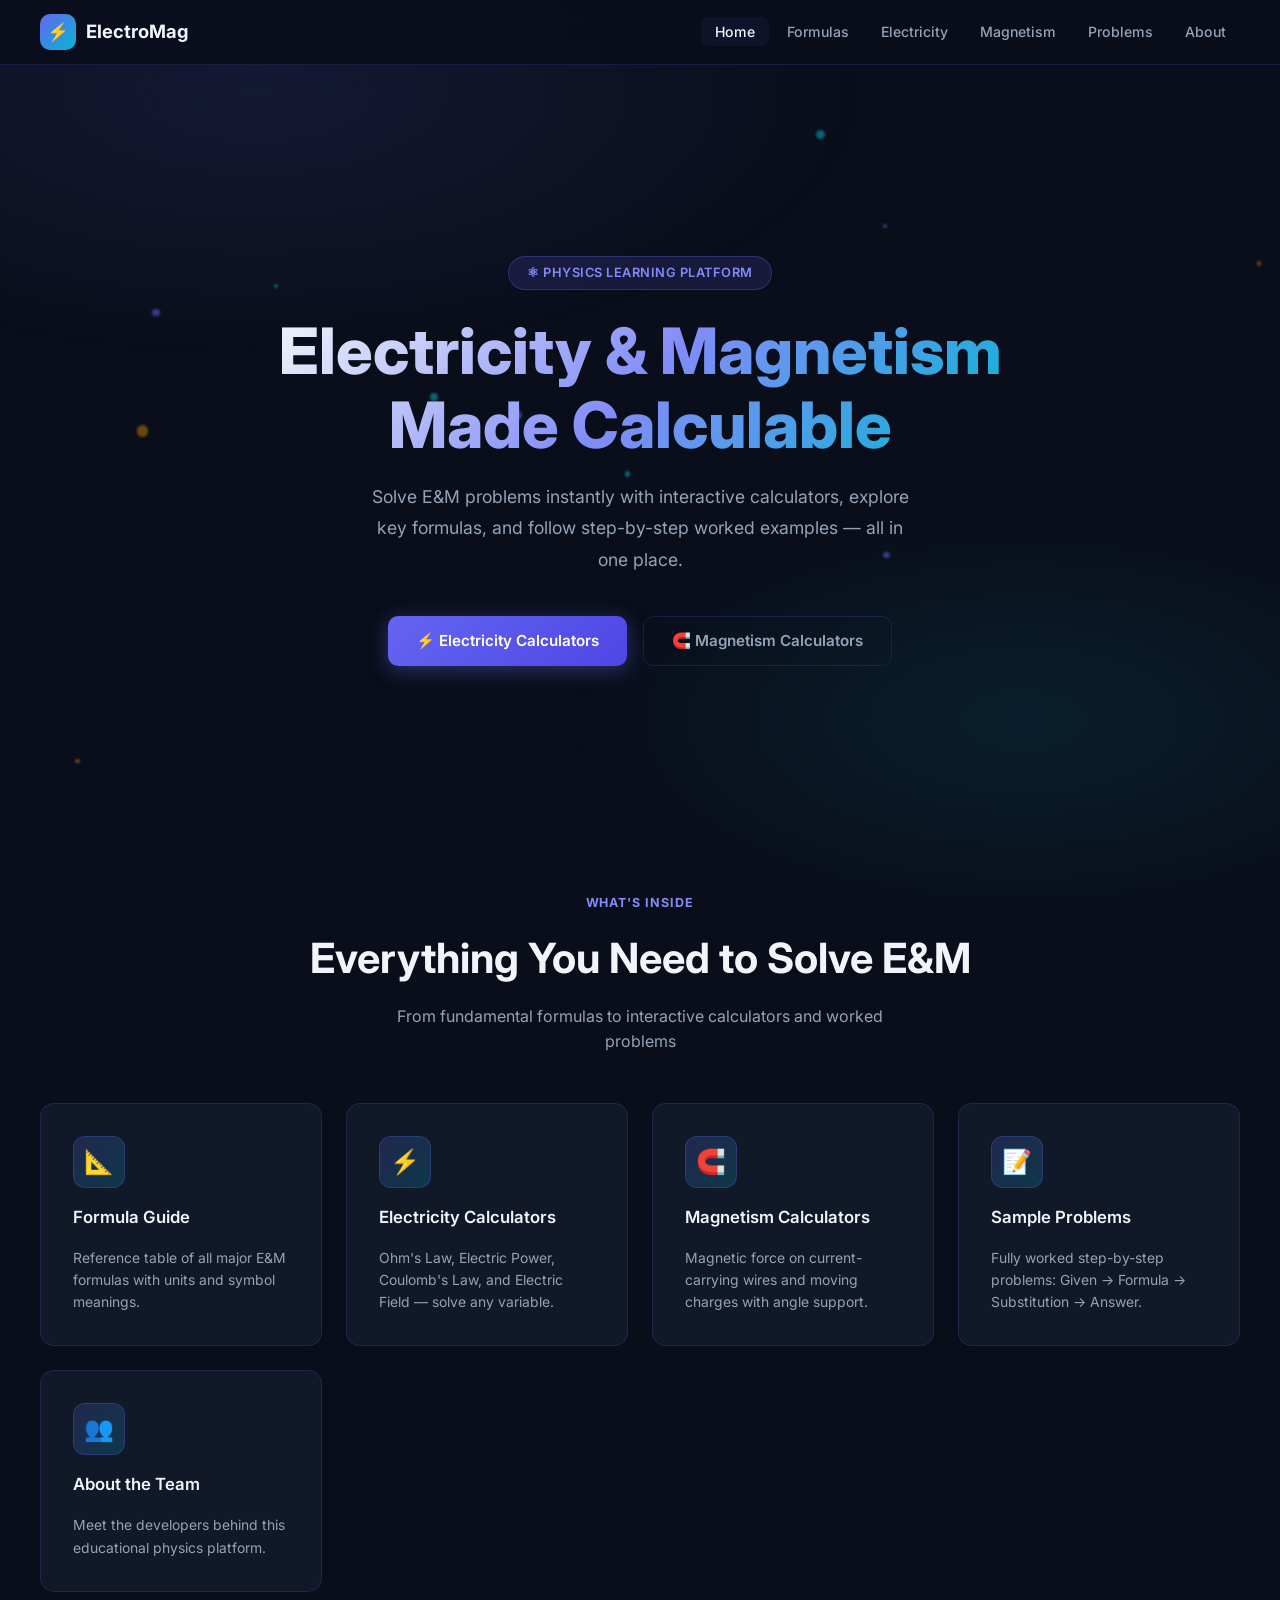
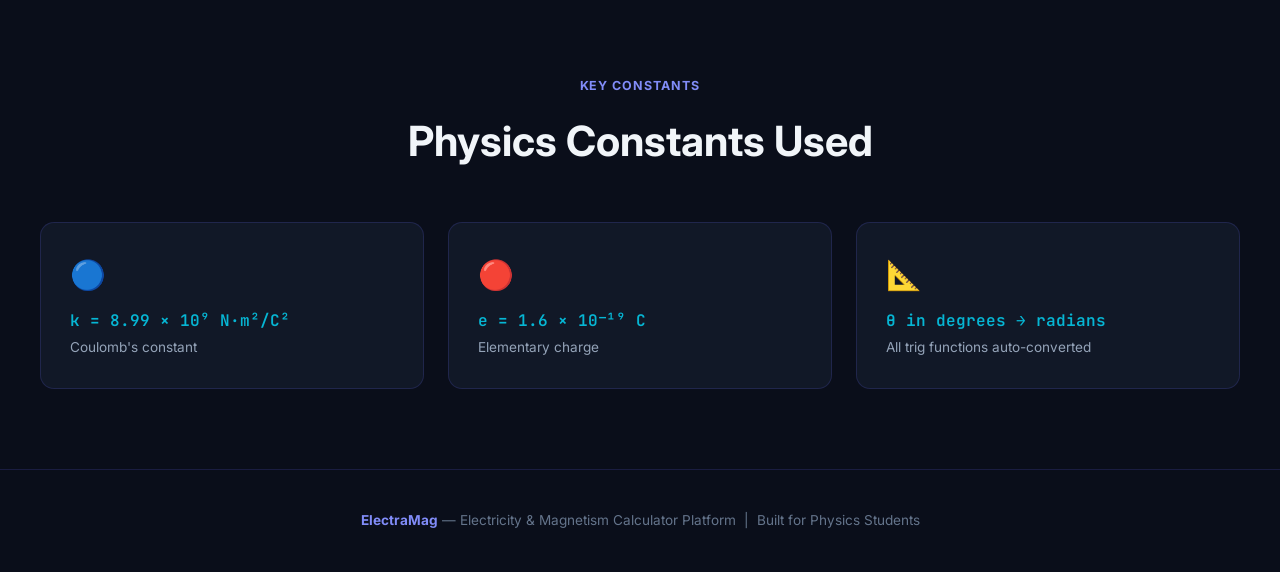
<file: index.html>
<!DOCTYPE html>
<html lang="en">
<head>
  <meta charset="UTF-8" />
  <meta name="viewport" content="width=device-width, initial-scale=1.0" />
  <title>ElectraMag — E&M Physics Calculator</title>
  <meta name="description" content="Interactive Electricity and Magnetism calculators, formula guides, and sample problems for physics students." />
  <link rel="stylesheet" href="css/style.css" />
</head>
<body>

<!-- NAV -->
<nav>
  <div class="nav-inner">
    <a class="nav-logo" href="index.html">
      <span class="logo-icon">⚡</span>
      ElectroMag
    </a>
    <ul class="nav-links" id="nav-links">
      <li><a href="index.html">Home</a></li>
      <li><a href="pages/formulas.html">Formulas</a></li>
      <li><a href="pages/electricity.html">Electricity</a></li>
      <li><a href="pages/magnetism.html">Magnetism</a></li>
      <li><a href="pages/problems.html">Problems</a></li>
      <li><a href="pages/about.html">About</a></li>
    </ul>
    <button class="hamburger" id="hamburger" aria-label="Menu">
      <span></span><span></span><span></span>
    </button>
  </div>
</nav>

<!-- HERO -->
<section class="hero">
  <div class="hero-bg-particles"></div>
  <div class="hero-content">
    <div class="hero-badge">⚛ Physics Learning Platform</div>
    <h1>Electricity &amp; Magnetism<br>Made Calculable</h1>
    <p>Solve E&amp;M problems instantly with interactive calculators, explore key formulas, and follow step-by-step worked examples — all in one place.</p>
    <div class="hero-btns">
      <a href="pages/electricity.html" class="btn btn-primary">⚡ Electricity Calculators</a>
      <a href="pages/magnetism.html" class="btn btn-outline">🧲 Magnetism Calculators</a>
    </div>
  </div>
</section>

<!-- OVERVIEW -->
<section class="section" style="padding-top:2rem">
  <div class="section-inner">
    <div class="section-header">
      <div class="section-label">What's Inside</div>
      <h2>Everything You Need to Solve E&amp;M</h2>
      <p>From fundamental formulas to interactive calculators and worked problems</p>
    </div>
    <div class="overview-grid">
      <a class="overview-card" href="pages/formulas.html">
        <div class="ov-icon">📐</div>
        <h3>Formula Guide</h3>
        <p>Reference table of all major E&amp;M formulas with units and symbol meanings.</p>
      </a>
      <a class="overview-card" href="pages/electricity.html">
        <div class="ov-icon">⚡</div>
        <h3>Electricity Calculators</h3>
        <p>Ohm's Law, Electric Power, Coulomb's Law, and Electric Field — solve any variable.</p>
      </a>
      <a class="overview-card" href="pages/magnetism.html">
        <div class="ov-icon">🧲</div>
        <h3>Magnetism Calculators</h3>
        <p>Magnetic force on current-carrying wires and moving charges with angle support.</p>
      </a>
      <a class="overview-card" href="pages/problems.html">
        <div class="ov-icon">📝</div>
        <h3>Sample Problems</h3>
        <p>Fully worked step-by-step problems: Given → Formula → Substitution → Answer.</p>
      </a>
      <a class="overview-card" href="pages/about.html">
        <div class="ov-icon">👥</div>
        <h3>About the Team</h3>
        <p>Meet the developers behind this educational physics platform.</p>
      </a>
    </div>
  </div>
</section>

<!-- CONSTANTS STRIP -->
<section class="section" style="padding-top:0">
  <div class="section-inner">
    <div class="section-header">
      <div class="section-label">Key Constants</div>
      <h2>Physics Constants Used</h2>
    </div>
    <div class="overview-grid">
      <div class="card">
        <div style="font-size:1.8rem;margin-bottom:0.6rem">🔵</div>
        <div style="font-family:'JetBrains Mono',monospace;color:var(--secondary);font-size:1rem;font-weight:600">k = 8.99 × 10⁹ N·m²/C²</div>
        <div style="font-size:0.85rem;color:var(--text-muted);margin-top:4px">Coulomb's constant</div>
      </div>
      <div class="card">
        <div style="font-size:1.8rem;margin-bottom:0.6rem">🔴</div>
        <div style="font-family:'JetBrains Mono',monospace;color:var(--secondary);font-size:1rem;font-weight:600">e = 1.6 × 10⁻¹⁹ C</div>
        <div style="font-size:0.85rem;color:var(--text-muted);margin-top:4px">Elementary charge</div>
      </div>
      <div class="card">
        <div style="font-size:1.8rem;margin-bottom:0.6rem">📐</div>
        <div style="font-family:'JetBrains Mono',monospace;color:var(--secondary);font-size:1rem;font-weight:600">θ in degrees → radians</div>
        <div style="font-size:0.85rem;color:var(--text-muted);margin-top:4px">All trig functions auto-converted</div>
      </div>
    </div>
  </div>
</section>

<footer>
  <strong>ElectraMag</strong> — Electricity &amp; Magnetism Calculator Platform &nbsp;|&nbsp; Built for Physics Students
</footer>

<script src="js/calculators.js"></script>
</body>
</html>
</file>
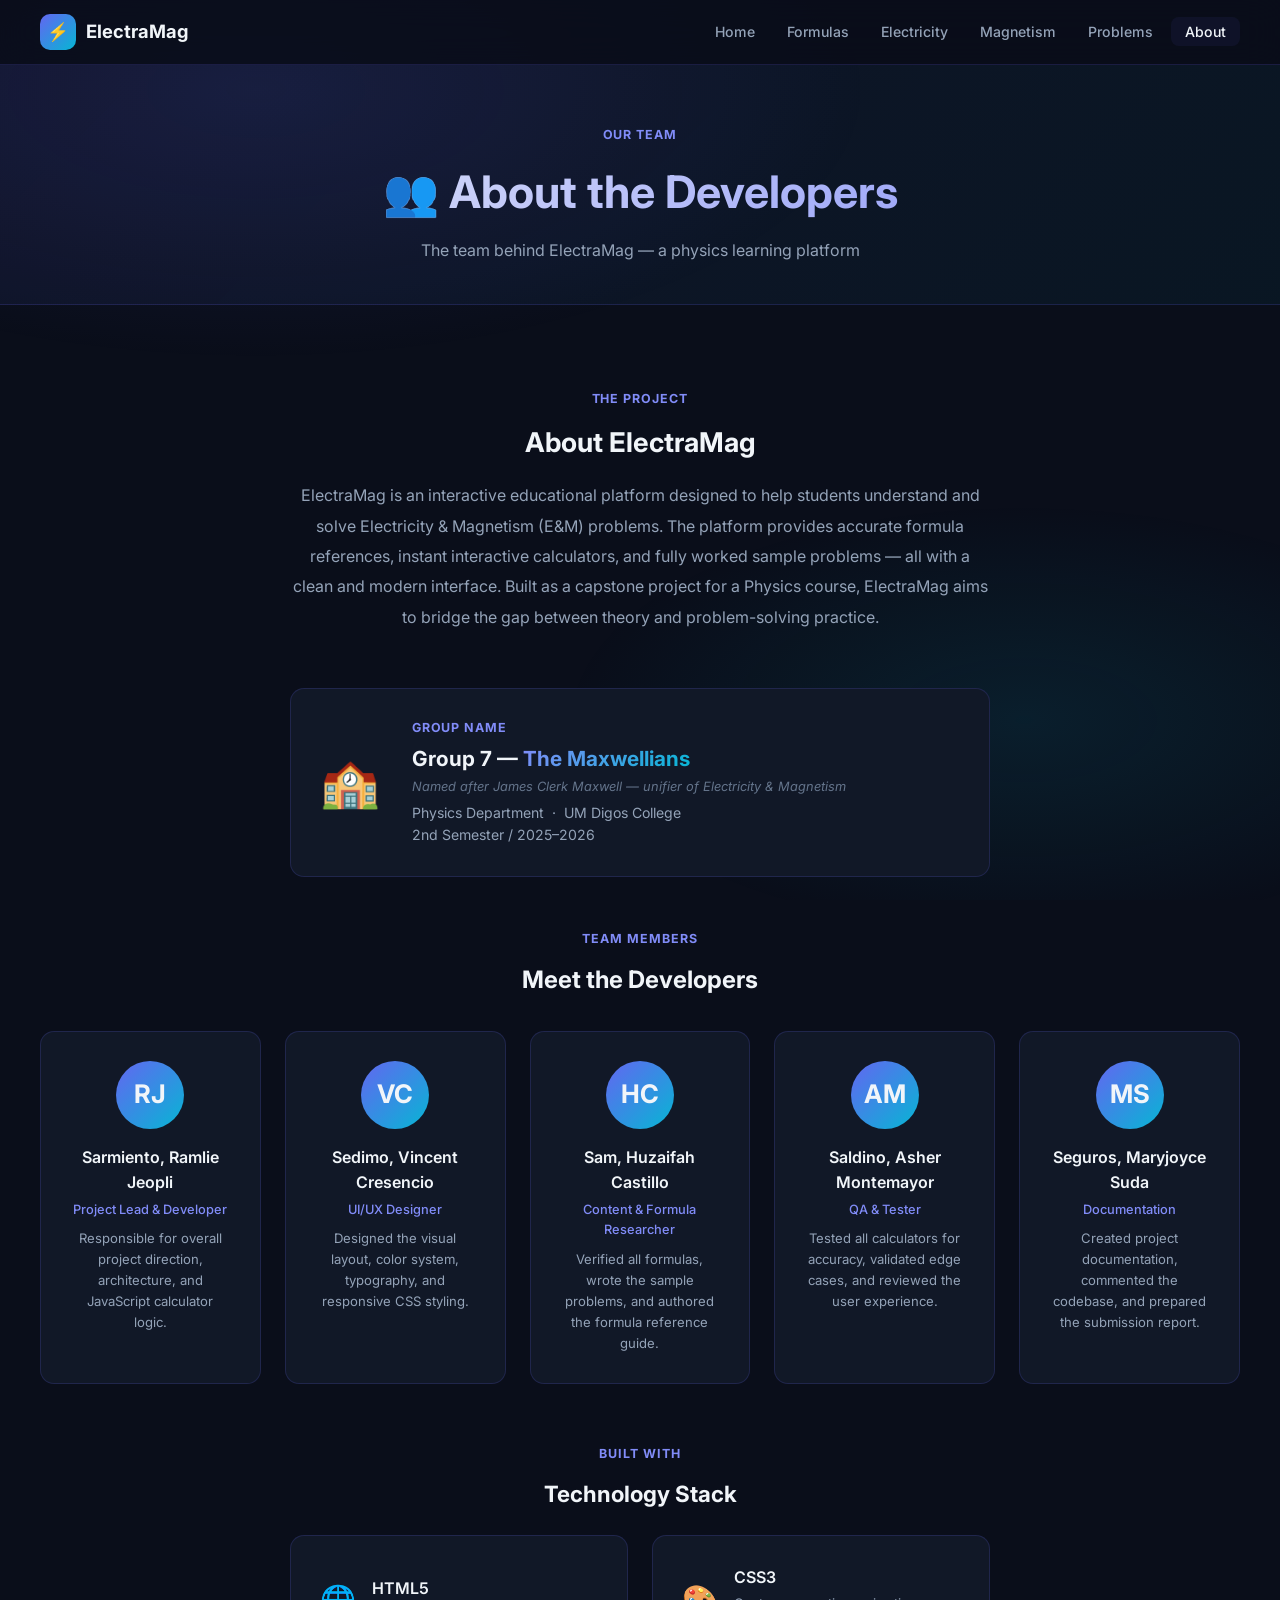
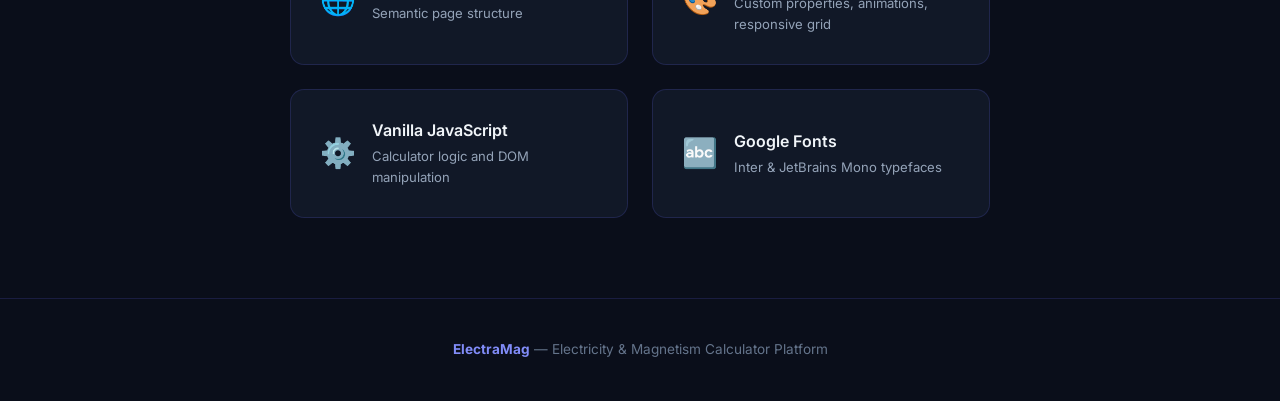
<file: pages/about.html>
<!DOCTYPE html>
<html lang="en">
<head>
  <meta charset="UTF-8" />
  <meta name="viewport" content="width=device-width, initial-scale=1.0" />
  <title>About — ElectraMag</title>
  <meta name="description" content="About the developers of ElectraMag, an Electricity and Magnetism educational calculator platform." />
  <link rel="stylesheet" href="../css/style.css" />
</head>
<body>

<nav>
  <div class="nav-inner">
    <a class="nav-logo" href="../index.html">
      <span class="logo-icon">⚡</span> ElectraMag
    </a>
    <ul class="nav-links" id="nav-links">
      <li><a href="../index.html">Home</a></li>
      <li><a href="formulas.html">Formulas</a></li>
      <li><a href="electricity.html">Electricity</a></li>
      <li><a href="magnetism.html">Magnetism</a></li>
      <li><a href="problems.html">Problems</a></li>
      <li><a href="about.html">About</a></li>
    </ul>
    <button class="hamburger" id="hamburger" aria-label="Menu">
      <span></span><span></span><span></span>
    </button>
  </div>
</nav>

<div class="page-banner">
  <div class="section-label">Our Team</div>
  <h1><span style="-webkit-text-fill-color:initial">👥</span> About the Developers</h1>
  <p>The team behind ElectraMag — a physics learning platform</p>
</div>

<section class="section">
  <div class="section-inner">

    <!-- PROJECT DESCRIPTION -->
    <div style="max-width:700px;margin:0 auto 3.5rem;text-align:center">
      <div class="section-label">The Project</div>
      <h2 style="font-size:1.7rem;margin-bottom:1rem">About ElectraMag</h2>
      <p style="color:var(--text-muted);font-size:1rem;line-height:1.9">
        ElectraMag is an interactive educational platform designed to help students understand and solve
        Electricity &amp; Magnetism (E&amp;M) problems. The platform provides accurate formula references,
        instant interactive calculators, and fully worked sample problems — all with a clean and modern
        interface. Built as a capstone project for a Physics course, ElectraMag aims to bridge the
        gap between theory and problem-solving practice.
      </p>
    </div>

    <!-- GROUP INFO -->
    <div class="card" style="max-width:700px;margin:0 auto 3rem;display:flex;gap:2rem;flex-wrap:wrap;align-items:center">
      <div style="font-size:3rem">🏫</div>
      <div>
        <div style="font-size:0.78rem;font-weight:700;letter-spacing:0.07em;text-transform:uppercase;color:var(--primary-light);margin-bottom:4px">Group Name</div>
        <div style="font-size:1.3rem;font-weight:700;margin-bottom:2px">Group 7 &mdash; <span style="background:linear-gradient(135deg,var(--primary-light),var(--secondary));-webkit-background-clip:text;-webkit-text-fill-color:transparent;background-clip:text">The Maxwellians</span></div>
        <div style="font-size:0.8rem;color:var(--text-dim);font-style:italic;margin-bottom:4px">Named after James Clerk Maxwell &mdash; unifier of Electricity &amp; Magnetism</div>
        <div style="font-size:0.88rem;color:var(--text-muted)">Physics Department &nbsp;·&nbsp; UM Digos College</div>
        <div style="font-size:0.88rem;color:var(--text-muted)">2nd Semester / 2025–2026</div>
      </div>
    </div>

    <!-- TEAM MEMBERS -->
    <div class="section-header" style="margin-bottom:1.5rem">
      <div class="section-label">Team Members</div>
      <h2 style="font-size:1.5rem">Meet the Developers</h2>
    </div>

    <div class="team-grid">
      <div class="team-card">
        <div class="team-avatar">RJ</div>
        <h3>Sarmiento, Ramlie Jeopli</h3>
        <div class="role">Project Lead &amp; Developer</div>
        <div class="desc">Responsible for overall project direction, architecture, and JavaScript calculator logic.</div>
      </div>
      <div class="team-card">
        <div class="team-avatar">VC</div>
        <h3>Sedimo, Vincent Cresencio</h3>
        <div class="role">UI/UX Designer</div>
        <div class="desc">Designed the visual layout, color system, typography, and responsive CSS styling.</div>
      </div>
      <div class="team-card">
        <div class="team-avatar">HC</div>
        <h3>Sam, Huzaifah Castillo</h3>
        <div class="role">Content &amp; Formula Researcher</div>
        <div class="desc">Verified all formulas, wrote the sample problems, and authored the formula reference guide.</div>
      </div>
      <div class="team-card">
        <div class="team-avatar">AM</div>
        <h3>Saldino, Asher Montemayor</h3>
        <div class="role">QA &amp; Tester</div>
        <div class="desc">Tested all calculators for accuracy, validated edge cases, and reviewed the user experience.</div>
      </div>
      <div class="team-card">
        <div class="team-avatar">MS</div>
        <h3>Seguros, Maryjoyce Suda</h3>
        <div class="role">Documentation</div>
        <div class="desc">Created project documentation, commented the codebase, and prepared the submission report.</div>
      </div>
    </div>

    <!-- TECH STACK -->
    <div style="margin-top:3.5rem">
      <div class="section-header" style="margin-bottom:1.5rem">
        <div class="section-label">Built With</div>
        <h2 style="font-size:1.4rem">Technology Stack</h2>
      </div>
      <div class="overview-grid" style="max-width:700px;margin:0 auto">
        <div class="card" style="display:flex;gap:1rem;align-items:center;text-align:left">
          <div style="font-size:1.8rem">🌐</div>
          <div>
            <div style="font-weight:600;margin-bottom:2px">HTML5</div>
            <div style="font-size:0.82rem;color:var(--text-muted)">Semantic page structure</div>
          </div>
        </div>
        <div class="card" style="display:flex;gap:1rem;align-items:center;text-align:left">
          <div style="font-size:1.8rem">🎨</div>
          <div>
            <div style="font-weight:600;margin-bottom:2px">CSS3</div>
            <div style="font-size:0.82rem;color:var(--text-muted)">Custom properties, animations, responsive grid</div>
          </div>
        </div>
        <div class="card" style="display:flex;gap:1rem;align-items:center;text-align:left">
          <div style="font-size:1.8rem">⚙️</div>
          <div>
            <div style="font-weight:600;margin-bottom:2px">Vanilla JavaScript</div>
            <div style="font-size:0.82rem;color:var(--text-muted)">Calculator logic and DOM manipulation</div>
          </div>
        </div>
        <div class="card" style="display:flex;gap:1rem;align-items:center;text-align:left">
          <div style="font-size:1.8rem">🔤</div>
          <div>
            <div style="font-weight:600;margin-bottom:2px">Google Fonts</div>
            <div style="font-size:0.82rem;color:var(--text-muted)">Inter &amp; JetBrains Mono typefaces</div>
          </div>
        </div>
      </div>
    </div>

  </div>
</section>

<footer>
  <strong>ElectraMag</strong> — Electricity &amp; Magnetism Calculator Platform
</footer>

<script src="../js/calculators.js"></script>
</body>
</html>
</file>
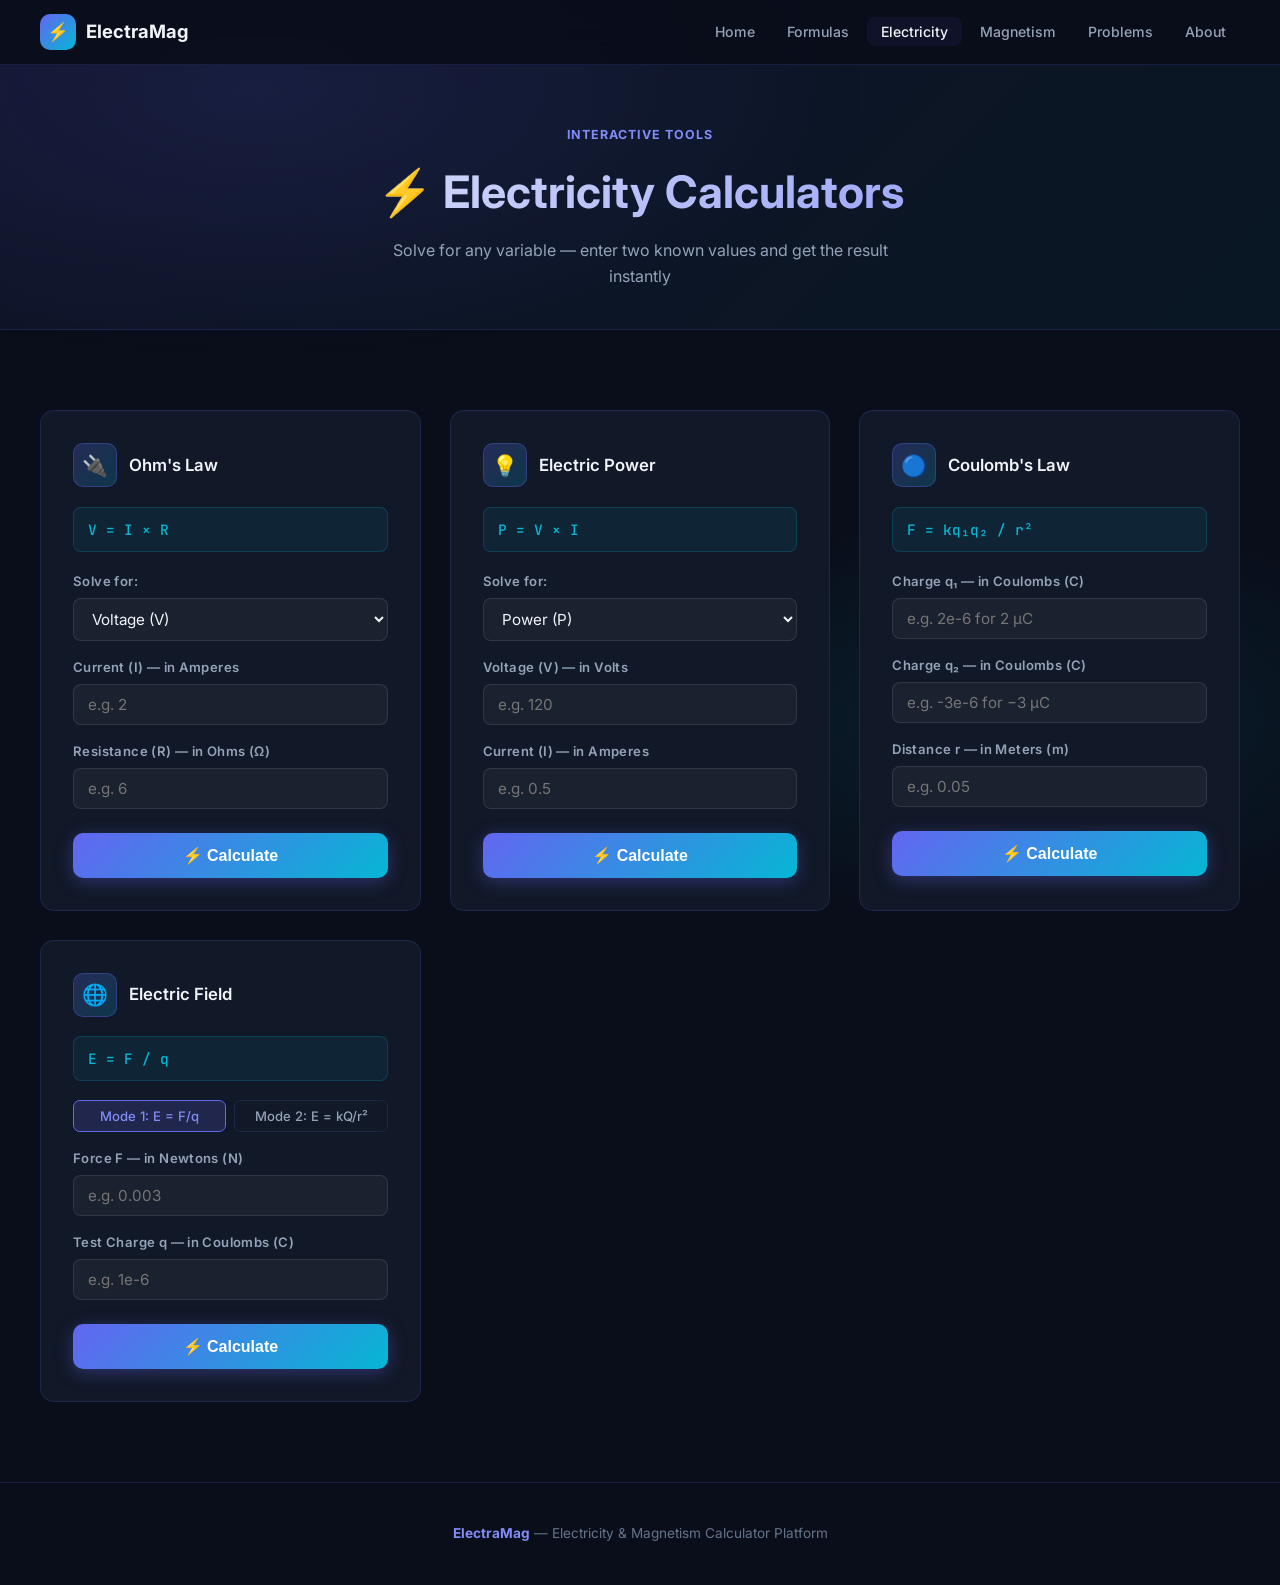
<file: pages/electricity.html>
<!DOCTYPE html>
<html lang="en">
<head>
  <meta charset="UTF-8" />
  <meta name="viewport" content="width=device-width, initial-scale=1.0" />
  <title>Electricity Calculators — ElectraMag</title>
  <meta name="description" content="Interactive electricity calculators: Ohm's Law, Electric Power, Coulomb's Law, and Electric Field." />
  <link rel="stylesheet" href="../css/style.css" />
</head>
<body>

<nav>
  <div class="nav-inner">
    <a class="nav-logo" href="../index.html">
      <span class="logo-icon">⚡</span> ElectraMag
    </a>
    <ul class="nav-links" id="nav-links">
      <li><a href="../index.html">Home</a></li>
      <li><a href="formulas.html">Formulas</a></li>
      <li><a href="electricity.html">Electricity</a></li>
      <li><a href="magnetism.html">Magnetism</a></li>
      <li><a href="problems.html">Problems</a></li>
      <li><a href="about.html">About</a></li>
    </ul>
    <button class="hamburger" id="hamburger" aria-label="Menu">
      <span></span><span></span><span></span>
    </button>
  </div>
</nav>

<div class="page-banner">
  <div class="section-label">Interactive Tools</div>
  <h1><span style="-webkit-text-fill-color:initial">⚡</span> Electricity Calculators</h1>
  <p>Solve for any variable — enter two known values and get the result instantly</p>
</div>

<section class="section">
  <div class="section-inner">
    <div class="calc-grid">

      <!-- ── OHM'S LAW ── -->
      <div class="calc-card">
        <div class="calc-header">
          <div class="calc-icon">🔌</div>
          <h3>Ohm's Law</h3>
        </div>
        <div class="calc-formula" id="ohm-formula-label">V = I × R</div>

        <div class="form-group">
          <label for="ohm-solve">Solve for:</label>
          <select id="ohm-solve" onchange="updateOhmFields()">
            <option value="V">Voltage (V)</option>
            <option value="I">Current (I)</option>
            <option value="R">Resistance (R)</option>
          </select>
        </div>

        <div id="ohm-V-group" class="form-group" style="display:none">
          <label for="ohm-V">Voltage (V) — in Volts</label>
          <input type="number" id="ohm-V" placeholder="e.g. 12" step="any" />
        </div>
        <div id="ohm-I-group" class="form-group">
          <label for="ohm-I">Current (I) — in Amperes</label>
          <input type="number" id="ohm-I" placeholder="e.g. 2" step="any" />
        </div>
        <div id="ohm-R-group" class="form-group">
          <label for="ohm-R">Resistance (R) — in Ohms (Ω)</label>
          <input type="number" id="ohm-R" placeholder="e.g. 6" step="any" />
        </div>

        <button class="btn btn-calc" onclick="calcOhm()">⚡ Calculate</button>
        <div id="ohm-result" class="result-box"></div>
      </div>

      <!-- ── ELECTRIC POWER ── -->
      <div class="calc-card">
        <div class="calc-header">
          <div class="calc-icon">💡</div>
          <h3>Electric Power</h3>
        </div>
        <div class="calc-formula" id="pow-formula-label">P = V × I</div>

        <div class="form-group">
          <label for="pow-solve">Solve for:</label>
          <select id="pow-solve" onchange="updatePowerFields()">
            <option value="P">Power (P)</option>
            <option value="V">Voltage (V)</option>
            <option value="I">Current (I)</option>
          </select>
        </div>

        <div id="pow-P-group" class="form-group" style="display:none">
          <label for="pow-P">Power (P) — in Watts</label>
          <input type="number" id="pow-P" placeholder="e.g. 60" step="any" />
        </div>
        <div id="pow-V-group" class="form-group">
          <label for="pow-V">Voltage (V) — in Volts</label>
          <input type="number" id="pow-V" placeholder="e.g. 120" step="any" />
        </div>
        <div id="pow-I-group" class="form-group">
          <label for="pow-I">Current (I) — in Amperes</label>
          <input type="number" id="pow-I" placeholder="e.g. 0.5" step="any" />
        </div>

        <button class="btn btn-calc" onclick="calcPower()">⚡ Calculate</button>
        <div id="pow-result" class="result-box"></div>
      </div>

      <!-- ── COULOMB'S LAW ── -->
      <div class="calc-card">
        <div class="calc-header">
          <div class="calc-icon">🔵</div>
          <h3>Coulomb's Law</h3>
        </div>
        <div class="calc-formula">F = kq₁q₂ / r²</div>

        <div class="form-group">
          <label for="coul-q1">Charge q₁ — in Coulombs (C)</label>
          <input type="number" id="coul-q1" placeholder="e.g. 2e-6 for 2 μC" step="any" />
        </div>
        <div class="form-group">
          <label for="coul-q2">Charge q₂ — in Coulombs (C)</label>
          <input type="number" id="coul-q2" placeholder="e.g. -3e-6 for −3 μC" step="any" />
        </div>
        <div class="form-group">
          <label for="coul-r">Distance r — in Meters (m)</label>
          <input type="number" id="coul-r" placeholder="e.g. 0.05" step="any" />
        </div>

        <button class="btn btn-calc" onclick="calcCoulomb()">⚡ Calculate</button>
        <div id="coul-result" class="result-box"></div>
      </div>

      <!-- ── ELECTRIC FIELD ── -->
      <div class="calc-card">
        <div class="calc-header">
          <div class="calc-icon">🌐</div>
          <h3>Electric Field</h3>
        </div>
        <div class="calc-formula" id="ef-formula-label">E = F / q</div>

        <div class="mode-toggle">
          <button class="mode-btn active ef-mode-btn" data-mode="fq" onclick="setEFMode('fq')">Mode 1: E = F/q</button>
          <button class="mode-btn ef-mode-btn" data-mode="kq" onclick="setEFMode('kq')">Mode 2: E = kQ/r²</button>
        </div>

        <!-- Mode 1: E = F/q -->
        <div id="ef-mode-fq">
          <div class="form-group">
            <label for="ef-F">Force F — in Newtons (N)</label>
            <input type="number" id="ef-F" placeholder="e.g. 0.003" step="any" />
          </div>
          <div class="form-group">
            <label for="ef-q">Test Charge q — in Coulombs (C)</label>
            <input type="number" id="ef-q" placeholder="e.g. 1e-6" step="any" />
          </div>
        </div>

        <!-- Mode 2: E = kQ/r² -->
        <div id="ef-mode-kq" style="display:none">
          <div class="form-group">
            <label for="ef-Q">Source Charge Q — in Coulombs (C)</label>
            <input type="number" id="ef-Q" placeholder="e.g. 5e-9" step="any" />
          </div>
          <div class="form-group">
            <label for="ef-r">Distance r — in Meters (m)</label>
            <input type="number" id="ef-r" placeholder="e.g. 0.1" step="any" />
          </div>
        </div>

        <button class="btn btn-calc" onclick="calcEField()">⚡ Calculate</button>
        <div id="ef-result" class="result-box"></div>
      </div>

    </div>
  </div>
</section>

<footer>
  <strong>ElectraMag</strong> — Electricity &amp; Magnetism Calculator Platform
</footer>

<script src="../js/calculators.js"></script>
</body>
</html>
</file>
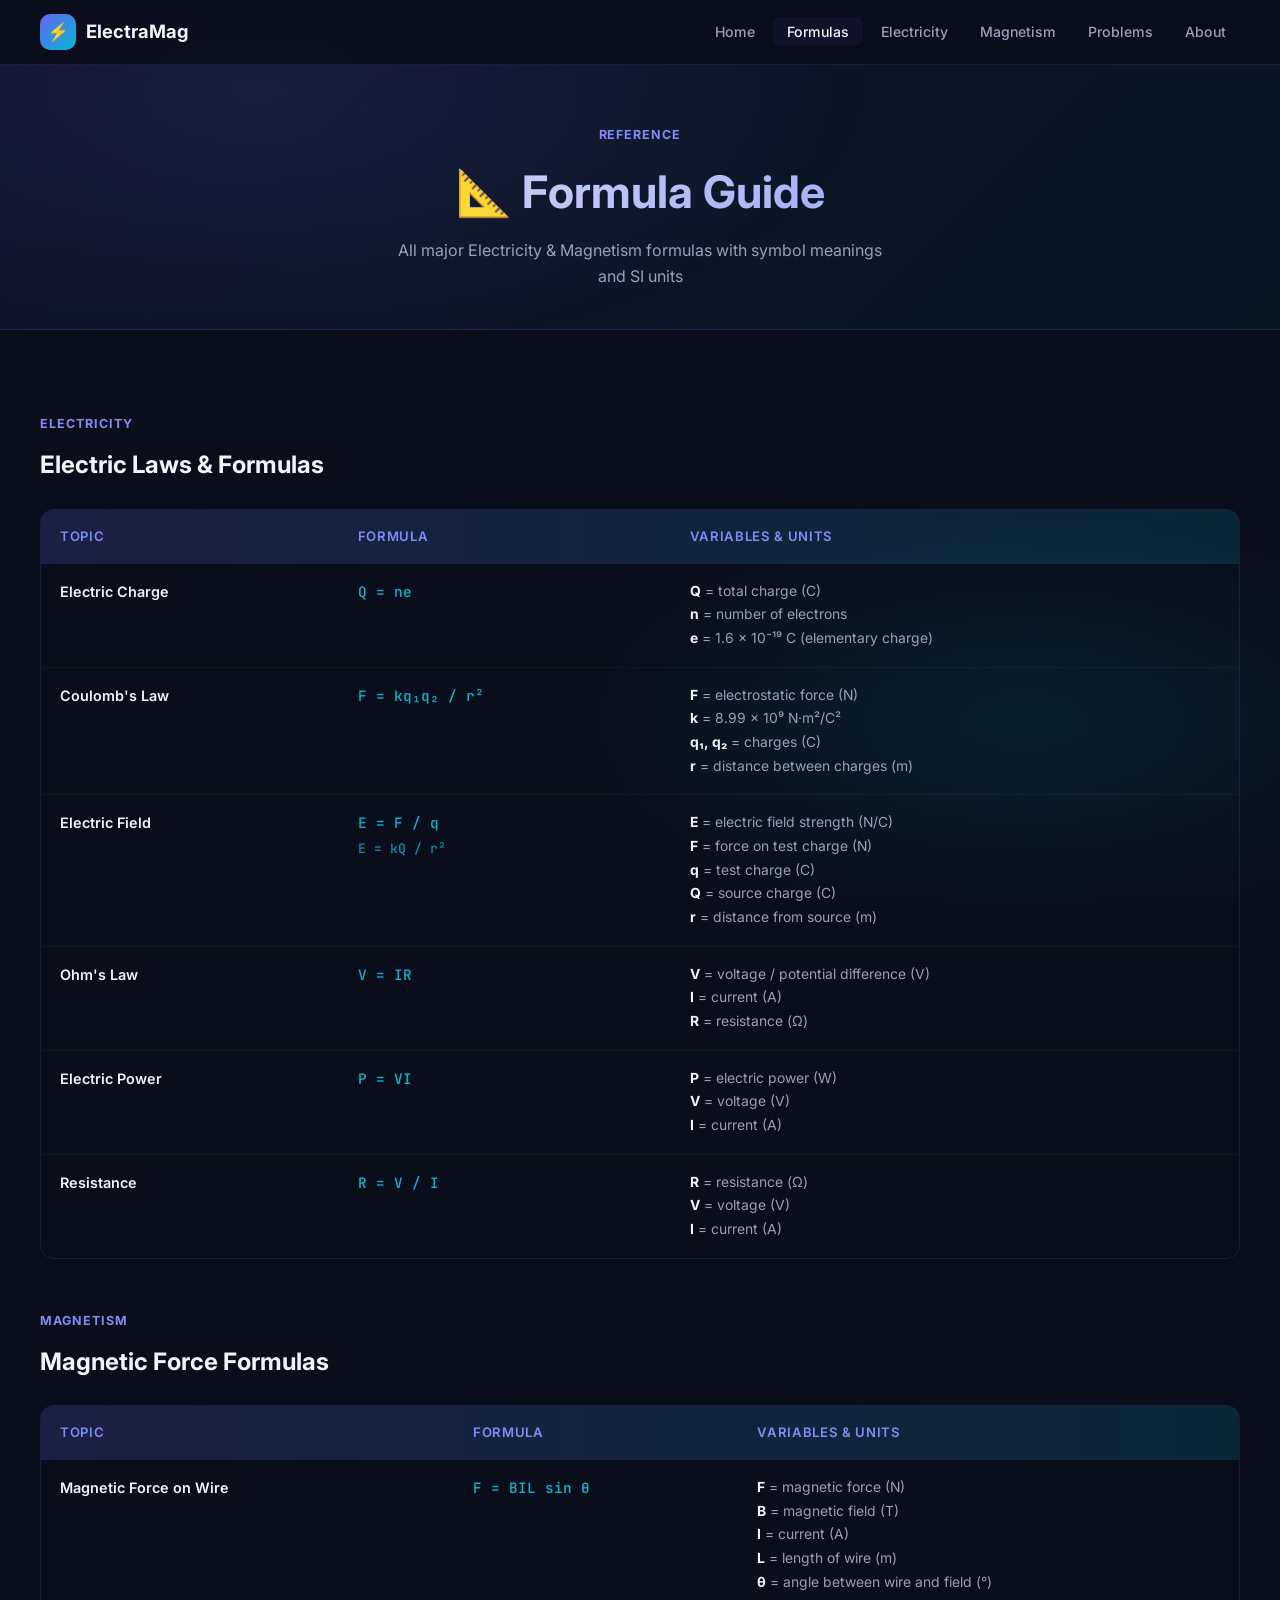
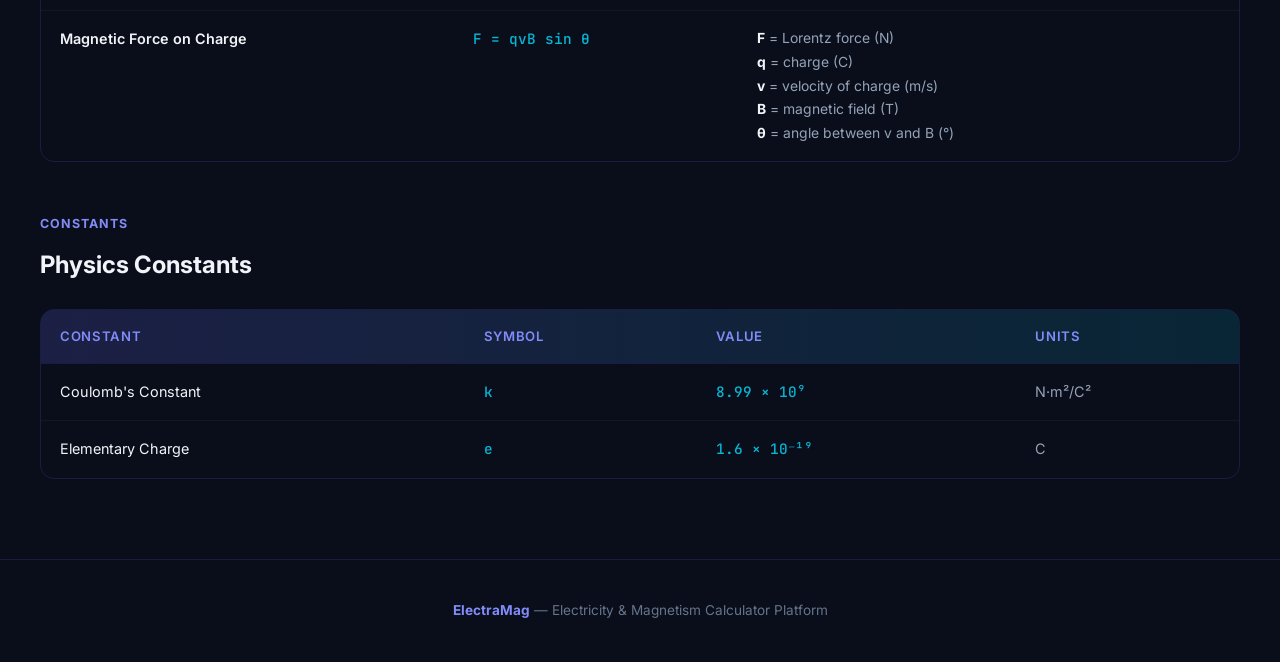
<file: pages/formulas.html>
<!DOCTYPE html>
<html lang="en">
<head>
  <meta charset="UTF-8" />
  <meta name="viewport" content="width=device-width, initial-scale=1.0" />
  <title>Formula Guide — ElectraMag</title>
  <meta name="description" content="Complete formula reference table for Electricity and Magnetism topics including Coulomb's Law, Ohm's Law, and magnetic forces." />
  <link rel="stylesheet" href="../css/style.css" />
</head>
<body>

<nav>
  <div class="nav-inner">
    <a class="nav-logo" href="../index.html">
      <span class="logo-icon">⚡</span> ElectraMag
    </a>
    <ul class="nav-links" id="nav-links">
      <li><a href="../index.html">Home</a></li>
      <li><a href="formulas.html">Formulas</a></li>
      <li><a href="electricity.html">Electricity</a></li>
      <li><a href="magnetism.html">Magnetism</a></li>
      <li><a href="problems.html">Problems</a></li>
      <li><a href="about.html">About</a></li>
    </ul>
    <button class="hamburger" id="hamburger" aria-label="Menu">
      <span></span><span></span><span></span>
    </button>
  </div>
</nav>

<div class="page-banner">
  <div class="section-label">Reference</div>
  <h1><span style="-webkit-text-fill-color:initial">📐</span> Formula Guide</h1>
  <p>All major Electricity &amp; Magnetism formulas with symbol meanings and SI units</p>
</div>

<section class="section">
  <div class="section-inner">

    <!-- ELECTRICITY FORMULAS -->
    <div class="section-header" style="text-align:left;margin-bottom:1.5rem">
      <div class="section-label">Electricity</div>
      <h2 style="font-size:1.5rem">Electric Laws &amp; Formulas</h2>
    </div>

    <div class="formula-table-wrap" style="margin-bottom:3rem">
      <table class="formula-table">
        <thead>
          <tr>
            <th>Topic</th>
            <th>Formula</th>
            <th>Variables &amp; Units</th>
          </tr>
        </thead>
        <tbody>
          <tr>
            <td><span class="formula-topic">Electric Charge</span></td>
            <td><span class="formula-code">Q = ne</span></td>
            <td style="color:var(--text-muted);font-size:0.87rem">
              <strong style="color:var(--text)">Q</strong> = total charge (C)<br>
              <strong style="color:var(--text)">n</strong> = number of electrons<br>
              <strong style="color:var(--text)">e</strong> = 1.6 × 10⁻¹⁹ C (elementary charge)
            </td>
          </tr>
          <tr>
            <td><span class="formula-topic">Coulomb's Law</span></td>
            <td><span class="formula-code">F = kq₁q₂ / r²</span></td>
            <td style="color:var(--text-muted);font-size:0.87rem">
              <strong style="color:var(--text)">F</strong> = electrostatic force (N)<br>
              <strong style="color:var(--text)">k</strong> = 8.99 × 10⁹ N·m²/C²<br>
              <strong style="color:var(--text)">q₁, q₂</strong> = charges (C)<br>
              <strong style="color:var(--text)">r</strong> = distance between charges (m)
            </td>
          </tr>
          <tr>
            <td><span class="formula-topic">Electric Field</span></td>
            <td>
              <span class="formula-code">E = F / q</span><br>
              <span class="formula-code" style="font-size:0.82rem;opacity:0.8">E = kQ / r²</span>
            </td>
            <td style="color:var(--text-muted);font-size:0.87rem">
              <strong style="color:var(--text)">E</strong> = electric field strength (N/C)<br>
              <strong style="color:var(--text)">F</strong> = force on test charge (N)<br>
              <strong style="color:var(--text)">q</strong> = test charge (C)<br>
              <strong style="color:var(--text)">Q</strong> = source charge (C)<br>
              <strong style="color:var(--text)">r</strong> = distance from source (m)
            </td>
          </tr>
          <tr>
            <td><span class="formula-topic">Ohm's Law</span></td>
            <td><span class="formula-code">V = IR</span></td>
            <td style="color:var(--text-muted);font-size:0.87rem">
              <strong style="color:var(--text)">V</strong> = voltage / potential difference (V)<br>
              <strong style="color:var(--text)">I</strong> = current (A)<br>
              <strong style="color:var(--text)">R</strong> = resistance (Ω)
            </td>
          </tr>
          <tr>
            <td><span class="formula-topic">Electric Power</span></td>
            <td><span class="formula-code">P = VI</span></td>
            <td style="color:var(--text-muted);font-size:0.87rem">
              <strong style="color:var(--text)">P</strong> = electric power (W)<br>
              <strong style="color:var(--text)">V</strong> = voltage (V)<br>
              <strong style="color:var(--text)">I</strong> = current (A)
            </td>
          </tr>
          <tr>
            <td><span class="formula-topic">Resistance</span></td>
            <td><span class="formula-code">R = V / I</span></td>
            <td style="color:var(--text-muted);font-size:0.87rem">
              <strong style="color:var(--text)">R</strong> = resistance (Ω)<br>
              <strong style="color:var(--text)">V</strong> = voltage (V)<br>
              <strong style="color:var(--text)">I</strong> = current (A)
            </td>
          </tr>
        </tbody>
      </table>
    </div>

    <!-- MAGNETISM FORMULAS -->
    <div class="section-header" style="text-align:left;margin-bottom:1.5rem">
      <div class="section-label">Magnetism</div>
      <h2 style="font-size:1.5rem">Magnetic Force Formulas</h2>
    </div>

    <div class="formula-table-wrap">
      <table class="formula-table">
        <thead>
          <tr>
            <th>Topic</th>
            <th>Formula</th>
            <th>Variables &amp; Units</th>
          </tr>
        </thead>
        <tbody>
          <tr>
            <td><span class="formula-topic">Magnetic Force on Wire</span></td>
            <td><span class="formula-code">F = BIL sin θ</span></td>
            <td style="color:var(--text-muted);font-size:0.87rem">
              <strong style="color:var(--text)">F</strong> = magnetic force (N)<br>
              <strong style="color:var(--text)">B</strong> = magnetic field (T)<br>
              <strong style="color:var(--text)">I</strong> = current (A)<br>
              <strong style="color:var(--text)">L</strong> = length of wire (m)<br>
              <strong style="color:var(--text)">θ</strong> = angle between wire and field (°)
            </td>
          </tr>
          <tr>
            <td><span class="formula-topic">Magnetic Force on Charge</span></td>
            <td><span class="formula-code">F = qvB sin θ</span></td>
            <td style="color:var(--text-muted);font-size:0.87rem">
              <strong style="color:var(--text)">F</strong> = Lorentz force (N)<br>
              <strong style="color:var(--text)">q</strong> = charge (C)<br>
              <strong style="color:var(--text)">v</strong> = velocity of charge (m/s)<br>
              <strong style="color:var(--text)">B</strong> = magnetic field (T)<br>
              <strong style="color:var(--text)">θ</strong> = angle between v and B (°)
            </td>
          </tr>
        </tbody>
      </table>
    </div>

    <!-- CONSTANTS TABLE -->
    <div class="section-header" style="text-align:left;margin-bottom:1.5rem;margin-top:3rem">
      <div class="section-label">Constants</div>
      <h2 style="font-size:1.5rem">Physics Constants</h2>
    </div>

    <div class="formula-table-wrap">
      <table class="formula-table">
        <thead>
          <tr><th>Constant</th><th>Symbol</th><th>Value</th><th>Units</th></tr>
        </thead>
        <tbody>
          <tr>
            <td>Coulomb's Constant</td>
            <td><span class="formula-code">k</span></td>
            <td><span class="formula-code">8.99 × 10⁹</span></td>
            <td style="color:var(--text-muted)">N·m²/C²</td>
          </tr>
          <tr>
            <td>Elementary Charge</td>
            <td><span class="formula-code">e</span></td>
            <td><span class="formula-code">1.6 × 10⁻¹⁹</span></td>
            <td style="color:var(--text-muted)">C</td>
          </tr>
        </tbody>
      </table>
    </div>

  </div>
</section>

<footer>
  <strong>ElectraMag</strong> — Electricity &amp; Magnetism Calculator Platform
</footer>

<script src="../js/calculators.js"></script>
</body>
</html>
</file>
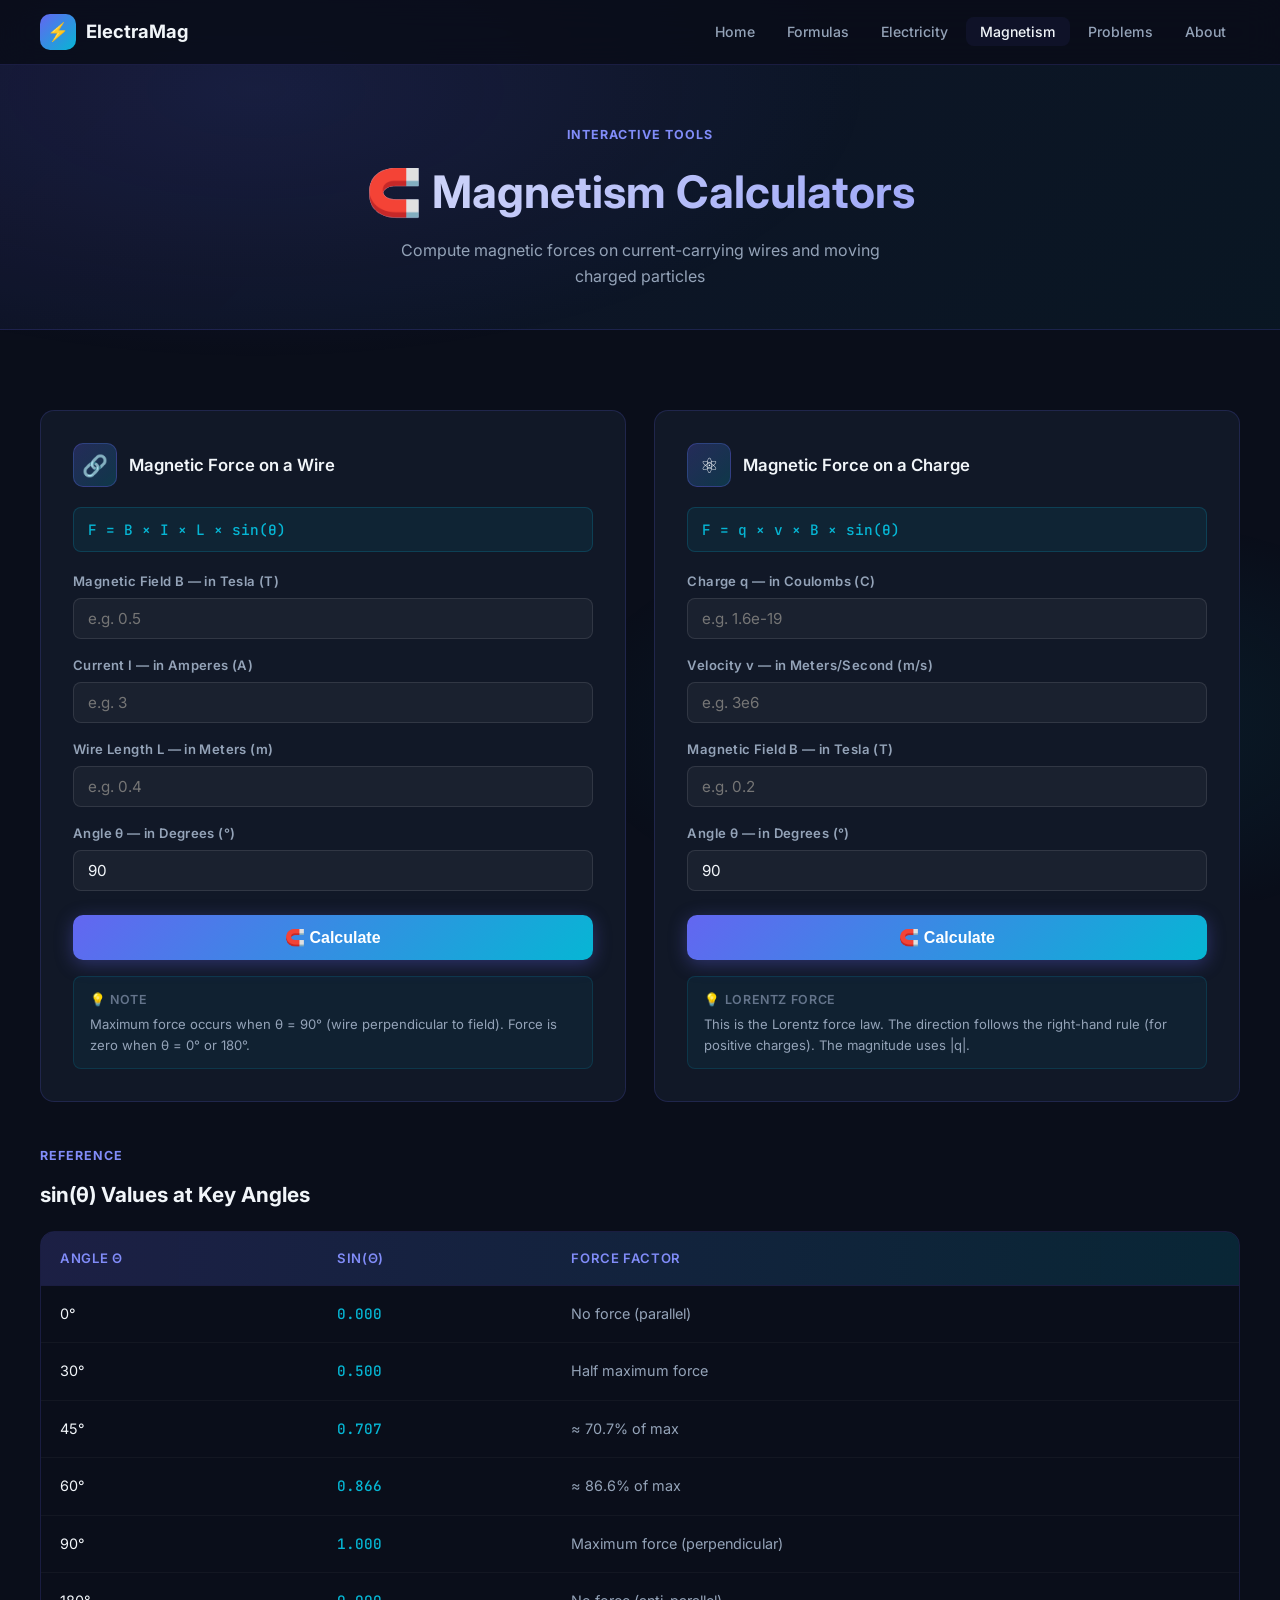
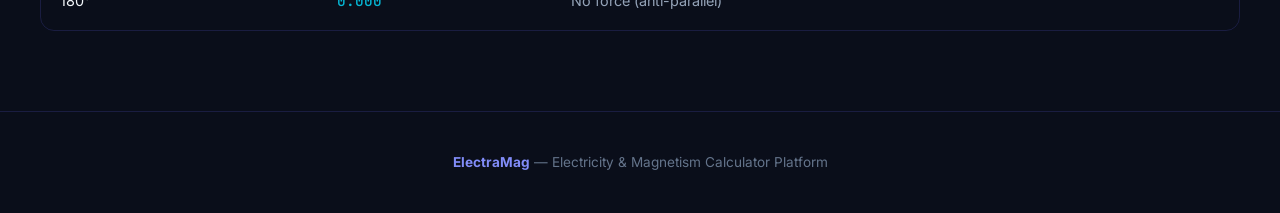
<file: pages/magnetism.html>
<!DOCTYPE html>
<html lang="en">
<head>
  <meta charset="UTF-8" />
  <meta name="viewport" content="width=device-width, initial-scale=1.0" />
  <title>Magnetism Calculators — ElectraMag</title>
  <meta name="description" content="Interactive magnetism calculators for magnetic force on wires and moving charges." />
  <link rel="stylesheet" href="../css/style.css" />
</head>
<body>

<nav>
  <div class="nav-inner">
    <a class="nav-logo" href="../index.html">
      <span class="logo-icon">⚡</span> ElectraMag
    </a>
    <ul class="nav-links" id="nav-links">
      <li><a href="../index.html">Home</a></li>
      <li><a href="formulas.html">Formulas</a></li>
      <li><a href="electricity.html">Electricity</a></li>
      <li><a href="magnetism.html">Magnetism</a></li>
      <li><a href="problems.html">Problems</a></li>
      <li><a href="about.html">About</a></li>
    </ul>
    <button class="hamburger" id="hamburger" aria-label="Menu">
      <span></span><span></span><span></span>
    </button>
  </div>
</nav>

<div class="page-banner">
  <div class="section-label">Interactive Tools</div>
  <h1><span style="-webkit-text-fill-color:initial;font-style:normal">🧲</span> Magnetism Calculators</h1>
  <p>Compute magnetic forces on current-carrying wires and moving charged particles</p>
</div>

<section class="section">
  <div class="section-inner">
    <div class="calc-grid">

      <!-- ── MAGNETIC FORCE ON WIRE ── -->
      <div class="calc-card">
        <div class="calc-header">
          <div class="calc-icon">🔗</div>
          <h3>Magnetic Force on a Wire</h3>
        </div>
        <div class="calc-formula">F = B × I × L × sin(θ)</div>

        <div class="form-group">
          <label for="mw-B">Magnetic Field B — in Tesla (T)</label>
          <input type="number" id="mw-B" placeholder="e.g. 0.5" step="any" min="0" />
        </div>
        <div class="form-group">
          <label for="mw-I">Current I — in Amperes (A)</label>
          <input type="number" id="mw-I" placeholder="e.g. 3" step="any" min="0" />
        </div>
        <div class="form-group">
          <label for="mw-L">Wire Length L — in Meters (m)</label>
          <input type="number" id="mw-L" placeholder="e.g. 0.4" step="any" min="0" />
        </div>
        <div class="form-group">
          <label for="mw-theta">Angle θ — in Degrees (°)</label>
          <input type="number" id="mw-theta" placeholder="e.g. 90" step="any" value="90" />
        </div>

        <button class="btn btn-calc" onclick="calcMagWire()">🧲 Calculate</button>
        <div id="mw-result" class="result-box"></div>

        <div style="margin-top:1rem;padding:0.8rem 1rem;background:rgba(6,182,212,0.06);border-radius:8px;border:1px solid rgba(6,182,212,0.15)">
          <div style="font-size:0.78rem;color:var(--text-dim);font-weight:600;text-transform:uppercase;letter-spacing:0.05em;margin-bottom:4px">💡 Note</div>
          <div style="font-size:0.82rem;color:var(--text-muted)">Maximum force occurs when θ = 90° (wire perpendicular to field). Force is zero when θ = 0° or 180°.</div>
        </div>
      </div>

      <!-- ── MAGNETIC FORCE ON CHARGE ── -->
      <div class="calc-card">
        <div class="calc-header">
          <div class="calc-icon">⚛</div>
          <h3>Magnetic Force on a Charge</h3>
        </div>
        <div class="calc-formula">F = q × v × B × sin(θ)</div>

        <div class="form-group">
          <label for="mc-q">Charge q — in Coulombs (C)</label>
          <input type="number" id="mc-q" placeholder="e.g. 1.6e-19" step="any" />
        </div>
        <div class="form-group">
          <label for="mc-v">Velocity v — in Meters/Second (m/s)</label>
          <input type="number" id="mc-v" placeholder="e.g. 3e6" step="any" min="0" />
        </div>
        <div class="form-group">
          <label for="mc-B">Magnetic Field B — in Tesla (T)</label>
          <input type="number" id="mc-B" placeholder="e.g. 0.2" step="any" min="0" />
        </div>
        <div class="form-group">
          <label for="mc-theta">Angle θ — in Degrees (°)</label>
          <input type="number" id="mc-theta" placeholder="e.g. 90" step="any" value="90" />
        </div>

        <button class="btn btn-calc" onclick="calcMagCharge()">🧲 Calculate</button>
        <div id="mc-result" class="result-box"></div>

        <div style="margin-top:1rem;padding:0.8rem 1rem;background:rgba(6,182,212,0.06);border-radius:8px;border:1px solid rgba(6,182,212,0.15)">
          <div style="font-size:0.78rem;color:var(--text-dim);font-weight:600;text-transform:uppercase;letter-spacing:0.05em;margin-bottom:4px">💡 Lorentz Force</div>
          <div style="font-size:0.82rem;color:var(--text-muted)">This is the Lorentz force law. The direction follows the right-hand rule (for positive charges). The magnitude uses |q|.</div>
        </div>
      </div>

    </div>

    <!-- ANGLE REFERENCE CARD -->
    <div style="margin-top:2.5rem">
      <div class="section-header" style="text-align:left;margin-bottom:1.2rem">
        <div class="section-label">Reference</div>
        <h2 style="font-size:1.3rem">sin(θ) Values at Key Angles</h2>
      </div>
      <div class="formula-table-wrap">
        <table class="formula-table">
          <thead>
            <tr>
              <th>Angle θ</th><th>sin(θ)</th><th>Force Factor</th>
            </tr>
          </thead>
          <tbody>
            <tr><td>0°</td><td><span class="formula-code">0.000</span></td><td style="color:var(--text-muted)">No force (parallel)</td></tr>
            <tr><td>30°</td><td><span class="formula-code">0.500</span></td><td style="color:var(--text-muted)">Half maximum force</td></tr>
            <tr><td>45°</td><td><span class="formula-code">0.707</span></td><td style="color:var(--text-muted)">≈ 70.7% of max</td></tr>
            <tr><td>60°</td><td><span class="formula-code">0.866</span></td><td style="color:var(--text-muted)">≈ 86.6% of max</td></tr>
            <tr><td>90°</td><td><span class="formula-code">1.000</span></td><td style="color:var(--text-muted)">Maximum force (perpendicular)</td></tr>
            <tr><td>180°</td><td><span class="formula-code">0.000</span></td><td style="color:var(--text-muted)">No force (anti-parallel)</td></tr>
          </tbody>
        </table>
      </div>
    </div>

  </div>
</section>

<footer>
  <strong>ElectraMag</strong> — Electricity &amp; Magnetism Calculator Platform
</footer>

<script src="../js/calculators.js"></script>
</body>
</html>
</file>
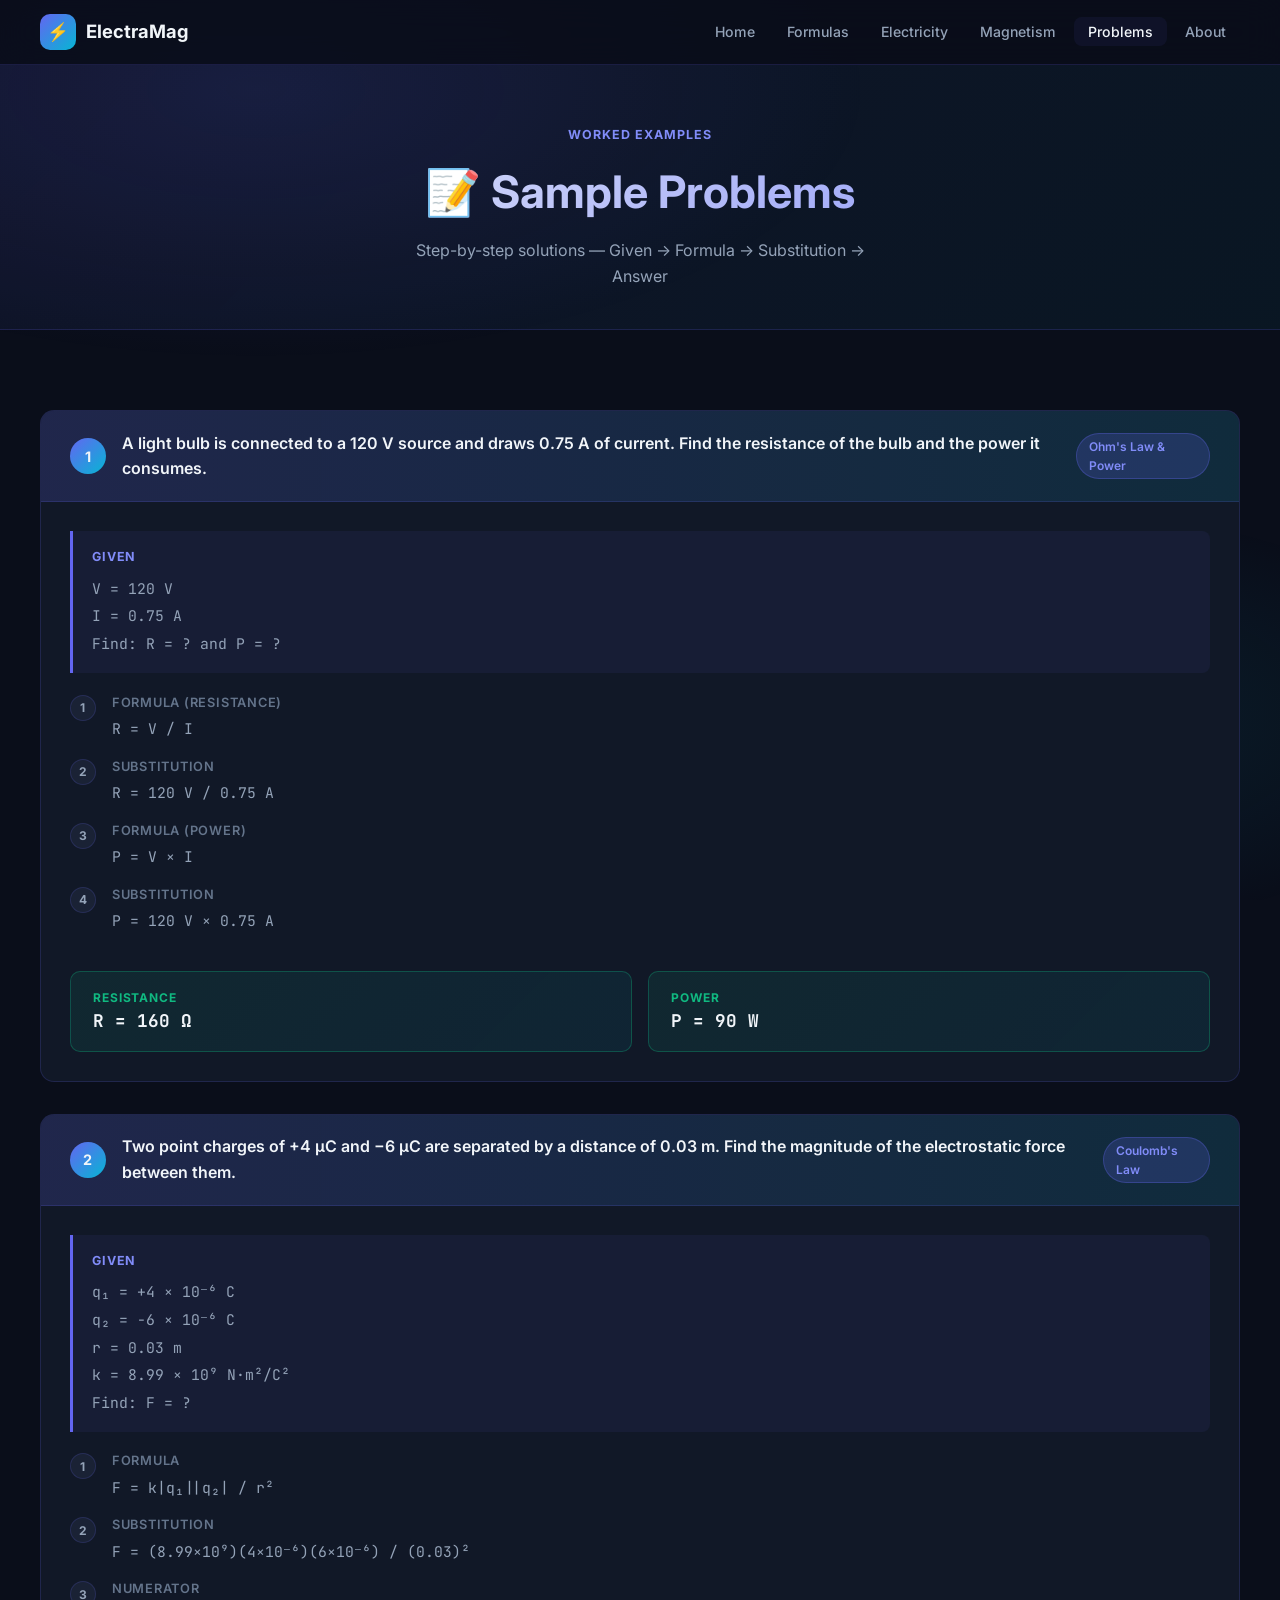
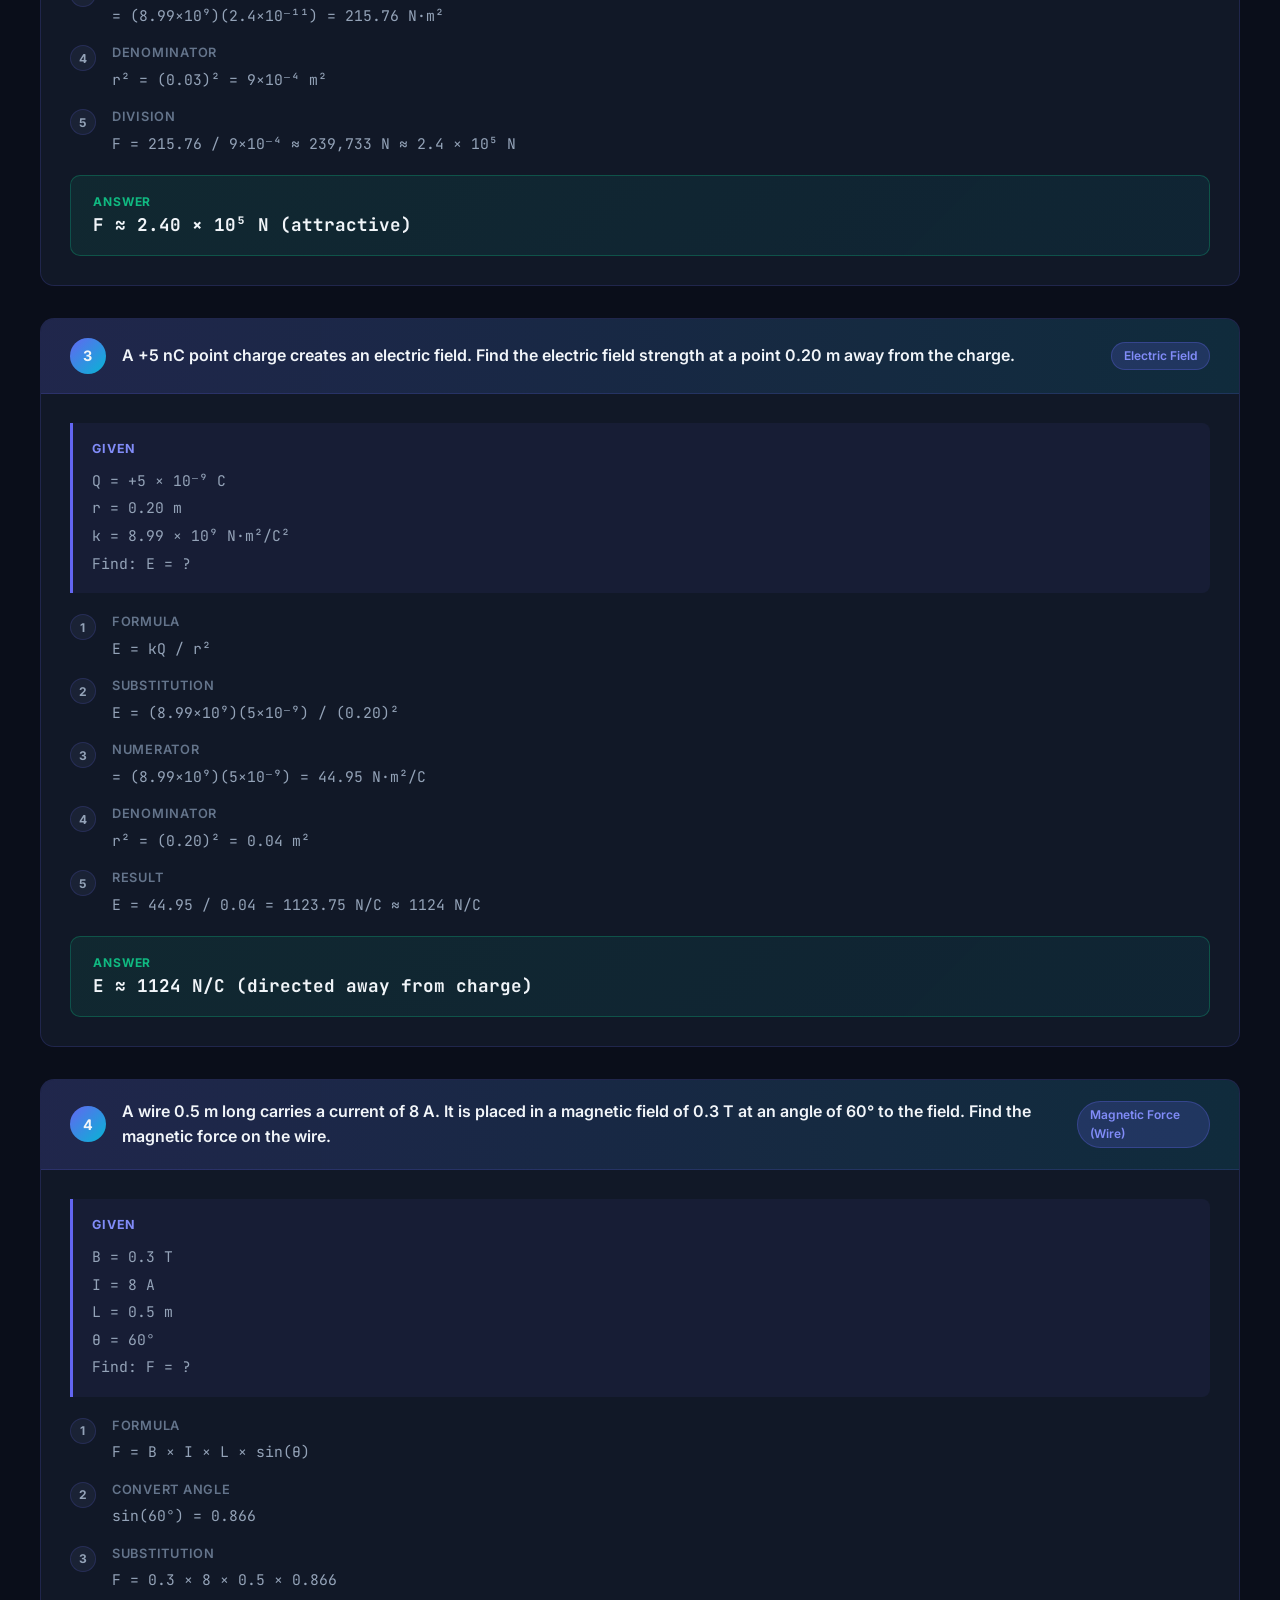
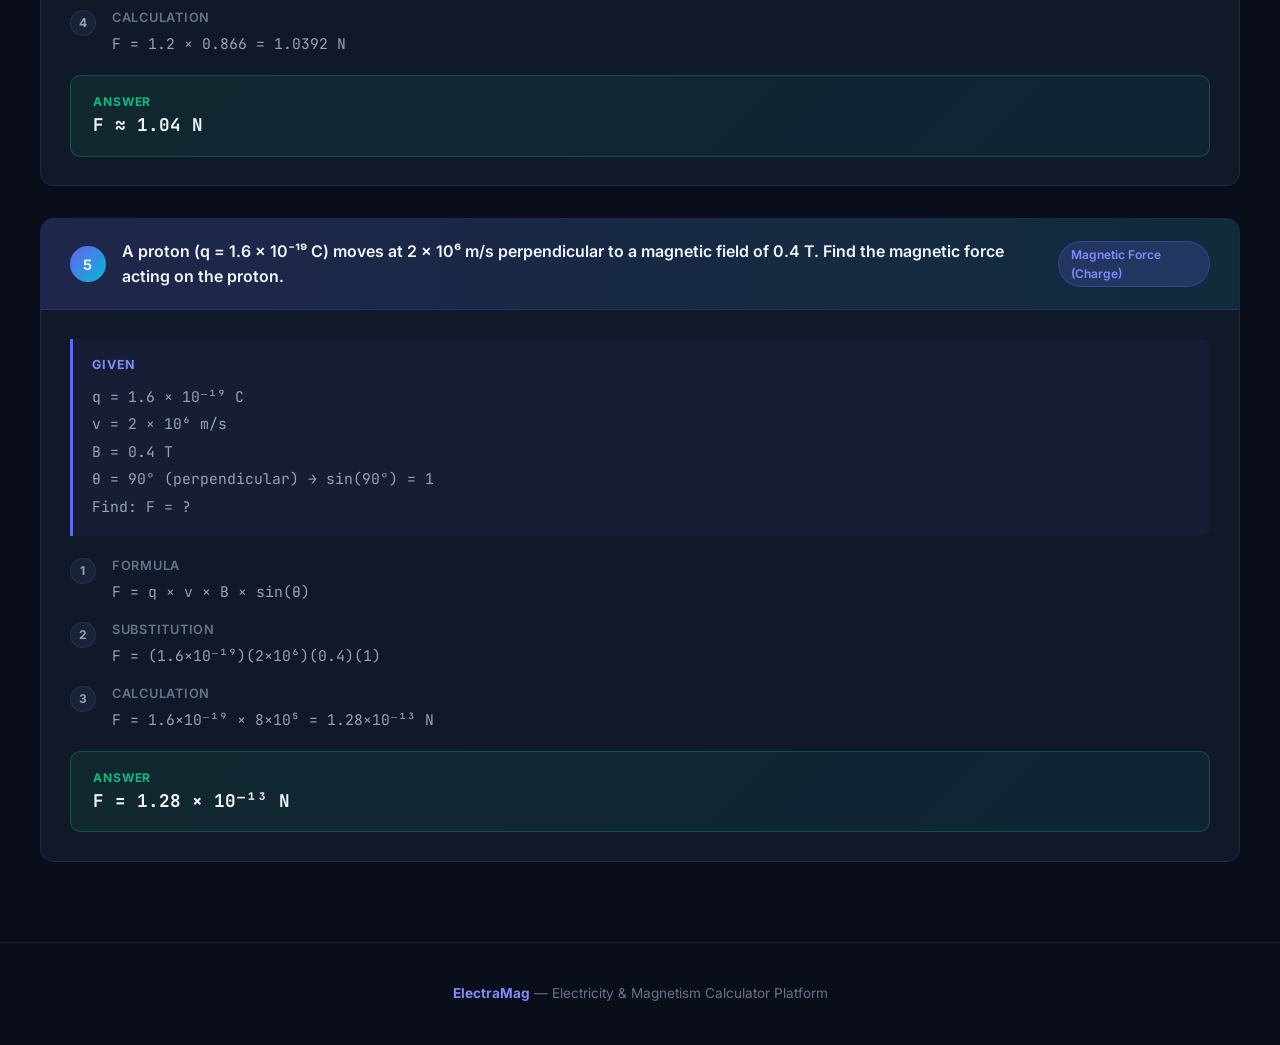
<file: pages/problems.html>
<!DOCTYPE html>
<html lang="en">
<head>
  <meta charset="UTF-8" />
  <meta name="viewport" content="width=device-width, initial-scale=1.0" />
  <title>Sample Problems — ElectraMag</title>
  <meta name="description" content="Fully worked step-by-step Electricity and Magnetism sample problems with given, formula, substitution, and answer." />
  <link rel="stylesheet" href="../css/style.css" />
</head>
<body>

<nav>
  <div class="nav-inner">
    <a class="nav-logo" href="../index.html">
      <span class="logo-icon">⚡</span> ElectraMag
    </a>
    <ul class="nav-links" id="nav-links">
      <li><a href="../index.html">Home</a></li>
      <li><a href="formulas.html">Formulas</a></li>
      <li><a href="electricity.html">Electricity</a></li>
      <li><a href="magnetism.html">Magnetism</a></li>
      <li><a href="problems.html">Problems</a></li>
      <li><a href="about.html">About</a></li>
    </ul>
    <button class="hamburger" id="hamburger" aria-label="Menu">
      <span></span><span></span><span></span>
    </button>
  </div>
</nav>

<div class="page-banner">
  <div class="section-label">Worked Examples</div>
  <h1><span style="-webkit-text-fill-color:initial">📝</span> Sample Problems</h1>
  <p>Step-by-step solutions — Given → Formula → Substitution → Answer</p>
</div>

<section class="section">
  <div class="section-inner">
    <div class="problems-list">

      <!-- ── PROBLEM 1: OHM'S LAW ── -->
      <div class="problem-card">
        <div class="problem-header">
          <div class="problem-num">1</div>
          <h3>A light bulb is connected to a 120 V source and draws 0.75 A of current. Find the resistance of the bulb and the power it consumes.</h3>
          <span class="problem-tag">Ohm's Law &amp; Power</span>
        </div>
        <div class="problem-body">
          <div class="problem-given">
            <h4>Given</h4>
            <ul>
              <li>V = 120 V</li>
              <li>I = 0.75 A</li>
              <li>Find: R = ? and P = ?</li>
            </ul>
          </div>

          <div class="steps">
            <div class="step">
              <div class="step-num">1</div>
              <div class="step-content">
                <h4>Formula (Resistance)</h4>
                <p>R = V / I</p>
              </div>
            </div>
            <div class="step">
              <div class="step-num">2</div>
              <div class="step-content">
                <h4>Substitution</h4>
                <p>R = 120 V / 0.75 A</p>
              </div>
            </div>
            <div class="step">
              <div class="step-num">3</div>
              <div class="step-content">
                <h4>Formula (Power)</h4>
                <p>P = V × I</p>
              </div>
            </div>
            <div class="step">
              <div class="step-num">4</div>
              <div class="step-content">
                <h4>Substitution</h4>
                <p>P = 120 V × 0.75 A</p>
              </div>
            </div>
          </div>

          <div style="display:flex;gap:1rem;flex-wrap:wrap;margin-top:1.2rem">
            <div class="answer-box" style="flex:1">
              <div>
                <div class="ans-label">Resistance</div>
                <div class="ans-value">R = 160 Ω</div>
              </div>
            </div>
            <div class="answer-box" style="flex:1">
              <div>
                <div class="ans-label">Power</div>
                <div class="ans-value">P = 90 W</div>
              </div>
            </div>
          </div>
        </div>
      </div>

      <!-- ── PROBLEM 2: COULOMB'S LAW ── -->
      <div class="problem-card">
        <div class="problem-header">
          <div class="problem-num">2</div>
          <h3>Two point charges of +4 μC and −6 μC are separated by a distance of 0.03 m. Find the magnitude of the electrostatic force between them.</h3>
          <span class="problem-tag">Coulomb's Law</span>
        </div>
        <div class="problem-body">
          <div class="problem-given">
            <h4>Given</h4>
            <ul>
              <li>q₁ = +4 × 10⁻⁶ C</li>
              <li>q₂ = −6 × 10⁻⁶ C</li>
              <li>r = 0.03 m</li>
              <li>k = 8.99 × 10⁹ N·m²/C²</li>
              <li>Find: F = ?</li>
            </ul>
          </div>

          <div class="steps">
            <div class="step">
              <div class="step-num">1</div>
              <div class="step-content">
                <h4>Formula</h4>
                <p>F = k|q₁||q₂| / r²</p>
              </div>
            </div>
            <div class="step">
              <div class="step-num">2</div>
              <div class="step-content">
                <h4>Substitution</h4>
                <p>F = (8.99×10⁹)(4×10⁻⁶)(6×10⁻⁶) / (0.03)²</p>
              </div>
            </div>
            <div class="step">
              <div class="step-num">3</div>
              <div class="step-content">
                <h4>Numerator</h4>
                <p>= (8.99×10⁹)(2.4×10⁻¹¹) = 215.76 N·m²</p>
              </div>
            </div>
            <div class="step">
              <div class="step-num">4</div>
              <div class="step-content">
                <h4>Denominator</h4>
                <p>r² = (0.03)² = 9×10⁻⁴ m²</p>
              </div>
            </div>
            <div class="step">
              <div class="step-num">5</div>
              <div class="step-content">
                <h4>Division</h4>
                <p>F = 215.76 / 9×10⁻⁴ ≈ 239,733 N ≈ 2.4 × 10⁵ N</p>
              </div>
            </div>
          </div>

          <div class="answer-box">
            <div>
              <div class="ans-label">Answer</div>
              <div class="ans-value">F ≈ 2.40 × 10⁵ N (attractive)</div>
            </div>
          </div>
        </div>
      </div>

      <!-- ── PROBLEM 3: ELECTRIC FIELD ── -->
      <div class="problem-card">
        <div class="problem-header">
          <div class="problem-num">3</div>
          <h3>A +5 nC point charge creates an electric field. Find the electric field strength at a point 0.20 m away from the charge.</h3>
          <span class="problem-tag">Electric Field</span>
        </div>
        <div class="problem-body">
          <div class="problem-given">
            <h4>Given</h4>
            <ul>
              <li>Q = +5 × 10⁻⁹ C</li>
              <li>r = 0.20 m</li>
              <li>k = 8.99 × 10⁹ N·m²/C²</li>
              <li>Find: E = ?</li>
            </ul>
          </div>

          <div class="steps">
            <div class="step">
              <div class="step-num">1</div>
              <div class="step-content">
                <h4>Formula</h4>
                <p>E = kQ / r²</p>
              </div>
            </div>
            <div class="step">
              <div class="step-num">2</div>
              <div class="step-content">
                <h4>Substitution</h4>
                <p>E = (8.99×10⁹)(5×10⁻⁹) / (0.20)²</p>
              </div>
            </div>
            <div class="step">
              <div class="step-num">3</div>
              <div class="step-content">
                <h4>Numerator</h4>
                <p>= (8.99×10⁹)(5×10⁻⁹) = 44.95 N·m²/C</p>
              </div>
            </div>
            <div class="step">
              <div class="step-num">4</div>
              <div class="step-content">
                <h4>Denominator</h4>
                <p>r² = (0.20)² = 0.04 m²</p>
              </div>
            </div>
            <div class="step">
              <div class="step-num">5</div>
              <div class="step-content">
                <h4>Result</h4>
                <p>E = 44.95 / 0.04 = 1123.75 N/C ≈ 1124 N/C</p>
              </div>
            </div>
          </div>

          <div class="answer-box">
            <div>
              <div class="ans-label">Answer</div>
              <div class="ans-value">E ≈ 1124 N/C (directed away from charge)</div>
            </div>
          </div>
        </div>
      </div>

      <!-- ── PROBLEM 4: MAGNETIC FORCE ON WIRE ── -->
      <div class="problem-card">
        <div class="problem-header">
          <div class="problem-num">4</div>
          <h3>A wire 0.5 m long carries a current of 8 A. It is placed in a magnetic field of 0.3 T at an angle of 60° to the field. Find the magnetic force on the wire.</h3>
          <span class="problem-tag">Magnetic Force (Wire)</span>
        </div>
        <div class="problem-body">
          <div class="problem-given">
            <h4>Given</h4>
            <ul>
              <li>B = 0.3 T</li>
              <li>I = 8 A</li>
              <li>L = 0.5 m</li>
              <li>θ = 60°</li>
              <li>Find: F = ?</li>
            </ul>
          </div>

          <div class="steps">
            <div class="step">
              <div class="step-num">1</div>
              <div class="step-content">
                <h4>Formula</h4>
                <p>F = B × I × L × sin(θ)</p>
              </div>
            </div>
            <div class="step">
              <div class="step-num">2</div>
              <div class="step-content">
                <h4>Convert angle</h4>
                <p>sin(60°) = 0.866</p>
              </div>
            </div>
            <div class="step">
              <div class="step-num">3</div>
              <div class="step-content">
                <h4>Substitution</h4>
                <p>F = 0.3 × 8 × 0.5 × 0.866</p>
              </div>
            </div>
            <div class="step">
              <div class="step-num">4</div>
              <div class="step-content">
                <h4>Calculation</h4>
                <p>F = 1.2 × 0.866 = 1.0392 N</p>
              </div>
            </div>
          </div>

          <div class="answer-box">
            <div>
              <div class="ans-label">Answer</div>
              <div class="ans-value">F ≈ 1.04 N</div>
            </div>
          </div>
        </div>
      </div>

      <!-- ── PROBLEM 5: MAGNETIC FORCE ON CHARGE ── -->
      <div class="problem-card">
        <div class="problem-header">
          <div class="problem-num">5</div>
          <h3>A proton (q = 1.6 × 10⁻¹⁹ C) moves at 2 × 10⁶ m/s perpendicular to a magnetic field of 0.4 T. Find the magnetic force acting on the proton.</h3>
          <span class="problem-tag">Magnetic Force (Charge)</span>
        </div>
        <div class="problem-body">
          <div class="problem-given">
            <h4>Given</h4>
            <ul>
              <li>q = 1.6 × 10⁻¹⁹ C</li>
              <li>v = 2 × 10⁶ m/s</li>
              <li>B = 0.4 T</li>
              <li>θ = 90° (perpendicular) → sin(90°) = 1</li>
              <li>Find: F = ?</li>
            </ul>
          </div>

          <div class="steps">
            <div class="step">
              <div class="step-num">1</div>
              <div class="step-content">
                <h4>Formula</h4>
                <p>F = q × v × B × sin(θ)</p>
              </div>
            </div>
            <div class="step">
              <div class="step-num">2</div>
              <div class="step-content">
                <h4>Substitution</h4>
                <p>F = (1.6×10⁻¹⁹)(2×10⁶)(0.4)(1)</p>
              </div>
            </div>
            <div class="step">
              <div class="step-num">3</div>
              <div class="step-content">
                <h4>Calculation</h4>
                <p>F = 1.6×10⁻¹⁹ × 8×10⁵ = 1.28×10⁻¹³ N</p>
              </div>
            </div>
          </div>

          <div class="answer-box">
            <div>
              <div class="ans-label">Answer</div>
              <div class="ans-value">F = 1.28 × 10⁻¹³ N</div>
            </div>
          </div>
        </div>
      </div>

    </div>
  </div>
</section>

<footer>
  <strong>ElectraMag</strong> — Electricity &amp; Magnetism Calculator Platform
</footer>

<script src="../js/calculators.js"></script>
</body>
</html>
</file>
<file: css/style.css>
@import url('https://fonts.googleapis.com/css2?family=Inter:wght@300;400;500;600;700;800&family=JetBrains+Mono:wght@400;500&display=swap');

:root {
  --primary: #6366f1;
  --primary-dark: #4f46e5;
  --primary-light: #818cf8;
  --secondary: #06b6d4;
  --secondary-dark: #0891b2;
  --accent: #f59e0b;
  --bg-dark: #0a0e1a;
  --bg-card: #111827;
  --bg-card2: #1a2235;
  --bg-glass: rgba(99,102,241,0.07);
  --border: rgba(99,102,241,0.18);
  --text: #f1f5f9;
  --text-muted: #94a3b8;
  --text-dim: #64748b;
  --success: #10b981;
  --error: #ef4444;
  --warning: #f59e0b;
  --radius: 14px;
  --radius-sm: 8px;
  --shadow: 0 8px 32px rgba(0,0,0,0.4);
  --glow: 0 0 24px rgba(99,102,241,0.3);
}

*, *::before, *::after { box-sizing: border-box; margin: 0; padding: 0; }

html { scroll-behavior: smooth; }

body {
  font-family: 'Inter', sans-serif;
  background: var(--bg-dark);
  color: var(--text);
  min-height: 100vh;
  line-height: 1.6;
  overflow-x: hidden;
}

/* ── BACKGROUND MESH ─────────────────────────────── */
body::before {
  content: '';
  position: fixed;
  inset: 0;
  background:
    radial-gradient(ellipse 80% 50% at 20% 10%, rgba(99,102,241,0.12) 0%, transparent 60%),
    radial-gradient(ellipse 60% 40% at 80% 80%, rgba(6,182,212,0.10) 0%, transparent 60%);
  pointer-events: none;
  z-index: 0;
}

/* ── NAV ─────────────────────────────────────────── */
nav {
  position: sticky;
  top: 0;
  z-index: 100;
  background: rgba(10,14,26,0.85);
  backdrop-filter: blur(18px);
  border-bottom: 1px solid var(--border);
  padding: 0 2rem;
}

.nav-inner {
  max-width: 1200px;
  margin: 0 auto;
  display: flex;
  align-items: center;
  justify-content: space-between;
  height: 64px;
}

.nav-logo {
  display: flex;
  align-items: center;
  gap: 10px;
  text-decoration: none;
  font-weight: 700;
  font-size: 1.15rem;
  color: var(--text);
}

.nav-logo .logo-icon {
  width: 36px; height: 36px;
  background: linear-gradient(135deg, var(--primary), var(--secondary));
  border-radius: 10px;
  display: flex; align-items: center; justify-content: center;
  font-size: 1.1rem;
}

.nav-links {
  display: flex;
  gap: 0.25rem;
  list-style: none;
}

.nav-links a {
  text-decoration: none;
  color: var(--text-muted);
  padding: 6px 14px;
  border-radius: 8px;
  font-size: 0.88rem;
  font-weight: 500;
  transition: all 0.2s;
}

.nav-links a:hover, .nav-links a.active {
  color: var(--text);
  background: var(--bg-glass);
}

.hamburger {
  display: none;
  background: none;
  border: none;
  cursor: pointer;
  flex-direction: column;
  gap: 5px;
  padding: 4px;
}

.hamburger span {
  display: block;
  width: 22px; height: 2px;
  background: var(--text-muted);
  border-radius: 2px;
  transition: 0.3s;
}

/* ── HERO ────────────────────────────────────────── */
.hero {
  position: relative;
  min-height: 88vh;
  display: flex;
  align-items: center;
  justify-content: center;
  text-align: center;
  padding: 4rem 2rem;
  overflow: hidden;
  z-index: 1;
}

.hero-bg-particles {
  position: absolute;
  inset: 0;
  overflow: hidden;
  pointer-events: none;
}

.particle {
  position: absolute;
  border-radius: 50%;
  animation: float 8s ease-in-out infinite;
}

@keyframes float {
  0%, 100% { transform: translateY(0) scale(1); opacity: 0.5; }
  50% { transform: translateY(-30px) scale(1.1); opacity: 0.9; }
}

.hero-content {
  position: relative;
  z-index: 2;
  max-width: 780px;
}

.hero-badge {
  display: inline-flex;
  align-items: center;
  gap: 8px;
  background: rgba(99,102,241,0.15);
  border: 1px solid rgba(99,102,241,0.3);
  border-radius: 999px;
  padding: 6px 18px;
  font-size: 0.8rem;
  color: var(--primary-light);
  font-weight: 600;
  letter-spacing: 0.04em;
  text-transform: uppercase;
  margin-bottom: 1.5rem;
}

.hero h1 {
  font-size: clamp(2.4rem, 6vw, 4rem);
  font-weight: 800;
  line-height: 1.15;
  background: linear-gradient(135deg, #f1f5f9 0%, var(--primary-light) 50%, var(--secondary) 100%);
  -webkit-background-clip: text;
  -webkit-text-fill-color: transparent;
  background-clip: text;
  margin-bottom: 1.2rem;
}

.hero p {
  font-size: 1.1rem;
  color: var(--text-muted);
  max-width: 560px;
  margin: 0 auto 2.5rem;
  line-height: 1.8;
}

.hero-btns {
  display: flex;
  gap: 1rem;
  justify-content: center;
  flex-wrap: wrap;
}

/* ── BUTTONS ─────────────────────────────────────── */
.btn {
  display: inline-flex;
  align-items: center;
  gap: 8px;
  padding: 12px 28px;
  border-radius: 10px;
  font-weight: 600;
  font-size: 0.95rem;
  text-decoration: none;
  cursor: pointer;
  border: none;
  transition: all 0.25s;
}

.btn-primary {
  background: linear-gradient(135deg, var(--primary), var(--primary-dark));
  color: #fff;
  box-shadow: 0 4px 20px rgba(99,102,241,0.4);
}
.btn-primary:hover { transform: translateY(-2px); box-shadow: 0 8px 30px rgba(99,102,241,0.5); }

.btn-outline {
  background: transparent;
  color: var(--text-muted);
  border: 1px solid var(--border);
}
.btn-outline:hover { background: var(--bg-glass); color: var(--text); border-color: var(--primary); }

.btn-calc {
  width: 100%;
  background: linear-gradient(135deg, var(--primary), var(--secondary));
  color: #fff;
  justify-content: center;
  padding: 13px;
  margin-top: 0.5rem;
  font-size: 1rem;
  box-shadow: 0 4px 18px rgba(99,102,241,0.35);
}
.btn-calc:hover { transform: translateY(-2px); box-shadow: 0 8px 28px rgba(99,102,241,0.5); }

/* ── SECTION WRAPPER ─────────────────────────────── */
.section {
  position: relative;
  z-index: 1;
  padding: 5rem 2rem;
}

.section-inner {
  max-width: 1200px;
  margin: 0 auto;
}

.section-header {
  text-align: center;
  margin-bottom: 3rem;
}

.section-label {
  display: inline-block;
  font-size: 0.78rem;
  font-weight: 700;
  letter-spacing: 0.08em;
  text-transform: uppercase;
  color: var(--primary-light);
  margin-bottom: 0.75rem;
}

.section-header h2 {
  font-size: clamp(1.8rem, 4vw, 2.6rem);
  font-weight: 700;
  margin-bottom: 0.75rem;
}

.section-header p {
  color: var(--text-muted);
  font-size: 1rem;
  max-width: 540px;
  margin: 0 auto;
}

/* ── CARDS ───────────────────────────────────────── */
.card {
  background: var(--bg-card);
  border: 1px solid var(--border);
  border-radius: var(--radius);
  padding: 1.8rem;
  transition: all 0.3s;
}

.card:hover {
  border-color: rgba(99,102,241,0.4);
  box-shadow: var(--glow);
  transform: translateY(-3px);
}

/* ── OVERVIEW CARDS GRID ─────────────────────────── */
.overview-grid {
  display: grid;
  grid-template-columns: repeat(auto-fit, minmax(240px, 1fr));
  gap: 1.5rem;
  margin-top: 3rem;
}

.overview-card {
  background: var(--bg-card);
  border: 1px solid var(--border);
  border-radius: var(--radius);
  padding: 2rem;
  text-decoration: none;
  color: var(--text);
  transition: all 0.3s;
  display: flex;
  flex-direction: column;
  gap: 1rem;
}

.overview-card:hover {
  border-color: var(--primary);
  box-shadow: var(--glow);
  transform: translateY(-4px);
}

.ov-icon {
  width: 52px; height: 52px;
  border-radius: 12px;
  display: flex; align-items: center; justify-content: center;
  font-size: 1.5rem;
  background: linear-gradient(135deg, rgba(99,102,241,0.2), rgba(6,182,212,0.2));
  border: 1px solid rgba(99,102,241,0.25);
}

.overview-card h3 { font-size: 1.05rem; font-weight: 600; }
.overview-card p { font-size: 0.87rem; color: var(--text-muted); line-height: 1.6; }

/* ── FORMULA TABLE ───────────────────────────────── */
.formula-table-wrap {
  overflow-x: auto;
  border-radius: var(--radius);
  border: 1px solid var(--border);
}

.formula-table {
  width: 100%;
  border-collapse: collapse;
  font-size: 0.9rem;
}

.formula-table thead {
  background: linear-gradient(90deg, rgba(99,102,241,0.2), rgba(6,182,212,0.15));
}

.formula-table th {
  padding: 1rem 1.2rem;
  text-align: left;
  font-weight: 600;
  font-size: 0.82rem;
  letter-spacing: 0.05em;
  text-transform: uppercase;
  color: var(--primary-light);
  border-bottom: 1px solid var(--border);
}

.formula-table td {
  padding: 1rem 1.2rem;
  border-bottom: 1px solid rgba(255,255,255,0.04);
  vertical-align: top;
  line-height: 1.7;
}

.formula-table tbody tr:last-child td { border-bottom: none; }

.formula-table tbody tr:hover td { background: var(--bg-glass); }

.formula-code {
  font-family: 'JetBrains Mono', monospace;
  color: var(--secondary);
  font-size: 0.9rem;
  font-weight: 500;
}

.formula-topic {
  font-weight: 600;
  color: var(--text);
}

/* ── CALCULATORS ─────────────────────────────────── */
.calc-grid {
  display: grid;
  grid-template-columns: repeat(auto-fit, minmax(340px, 1fr));
  gap: 1.8rem;
}

.calc-card {
  background: var(--bg-card);
  border: 1px solid var(--border);
  border-radius: var(--radius);
  padding: 2rem;
  transition: border-color 0.3s;
}

.calc-card:hover { border-color: rgba(99,102,241,0.4); }

.calc-header {
  display: flex;
  align-items: center;
  gap: 12px;
  margin-bottom: 1.2rem;
}

.calc-icon {
  width: 44px; height: 44px;
  border-radius: 10px;
  background: linear-gradient(135deg, rgba(99,102,241,0.25), rgba(6,182,212,0.2));
  border: 1px solid rgba(99,102,241,0.3);
  display: flex; align-items: center; justify-content: center;
  font-size: 1.3rem;
}

.calc-header h3 { font-size: 1.05rem; font-weight: 600; }

.calc-formula {
  background: rgba(6,182,212,0.08);
  border: 1px solid rgba(6,182,212,0.2);
  border-radius: 8px;
  padding: 10px 14px;
  margin-bottom: 1.2rem;
  font-family: 'JetBrains Mono', monospace;
  font-size: 0.9rem;
  color: var(--secondary);
  font-weight: 500;
}

/* ── FORM ELEMENTS ───────────────────────────────── */
.form-group {
  margin-bottom: 1rem;
}

.form-group label {
  display: block;
  font-size: 0.82rem;
  font-weight: 600;
  color: var(--text-muted);
  margin-bottom: 6px;
  letter-spacing: 0.03em;
}

.form-group input, .form-group select {
  width: 100%;
  background: rgba(255,255,255,0.04);
  border: 1px solid rgba(255,255,255,0.1);
  border-radius: 8px;
  padding: 10px 14px;
  color: var(--text);
  font-size: 0.95rem;
  font-family: 'Inter', sans-serif;
  outline: none;
  transition: border-color 0.2s, box-shadow 0.2s;
}

.form-group input:focus, .form-group select:focus {
  border-color: var(--primary);
  box-shadow: 0 0 0 3px rgba(99,102,241,0.15);
}

.form-group select { cursor: pointer; }

.form-group select option { background: var(--bg-card2); }

/* ── RESULT BOX ──────────────────────────────────── */
.result-box {
  margin-top: 1.2rem;
  background: linear-gradient(135deg, rgba(16,185,129,0.1), rgba(6,182,212,0.08));
  border: 1px solid rgba(16,185,129,0.25);
  border-radius: 10px;
  padding: 1rem 1.2rem;
  display: none;
}

.result-box.show { display: block; animation: fadeIn 0.3s ease; }
.result-box.error-box { background: rgba(239,68,68,0.08); border-color: rgba(239,68,68,0.3); }

.result-label {
  font-size: 0.75rem;
  font-weight: 700;
  letter-spacing: 0.07em;
  text-transform: uppercase;
  color: var(--success);
  margin-bottom: 4px;
}

.result-box.error-box .result-label { color: var(--error); }

.result-value {
  font-size: 1.4rem;
  font-weight: 700;
  font-family: 'JetBrains Mono', monospace;
  color: var(--text);
  margin-bottom: 4px;
}

.result-note {
  font-size: 0.8rem;
  color: var(--text-muted);
}

/* ── SAMPLE PROBLEMS ─────────────────────────────── */
.problems-list {
  display: flex;
  flex-direction: column;
  gap: 2rem;
}

.problem-card {
  background: var(--bg-card);
  border: 1px solid var(--border);
  border-radius: var(--radius);
  overflow: hidden;
}

.problem-header {
  background: linear-gradient(90deg, rgba(99,102,241,0.18), rgba(6,182,212,0.12));
  padding: 1.2rem 1.8rem;
  display: flex;
  align-items: center;
  gap: 1rem;
  border-bottom: 1px solid var(--border);
}

.problem-num {
  width: 36px; height: 36px;
  border-radius: 50%;
  background: linear-gradient(135deg, var(--primary), var(--secondary));
  display: flex; align-items: center; justify-content: center;
  font-weight: 700;
  font-size: 0.9rem;
  flex-shrink: 0;
}

.problem-header h3 { font-size: 1rem; font-weight: 600; }
.problem-tag {
  margin-left: auto;
  padding: 3px 12px;
  border-radius: 999px;
  font-size: 0.75rem;
  font-weight: 600;
  background: rgba(99,102,241,0.2);
  color: var(--primary-light);
  border: 1px solid rgba(99,102,241,0.3);
}

.problem-body { padding: 1.8rem; }

.problem-given {
  background: rgba(99,102,241,0.07);
  border-left: 3px solid var(--primary);
  border-radius: 0 8px 8px 0;
  padding: 1rem 1.2rem;
  margin-bottom: 1.2rem;
}

.problem-given h4 {
  font-size: 0.78rem;
  text-transform: uppercase;
  letter-spacing: 0.07em;
  color: var(--primary-light);
  font-weight: 700;
  margin-bottom: 0.5rem;
}

.problem-given ul { list-style: none; padding: 0; }

.problem-given li {
  font-size: 0.92rem;
  color: var(--text-muted);
  padding: 2px 0;
  font-family: 'JetBrains Mono', monospace;
}

.steps { display: flex; flex-direction: column; gap: 1rem; }

.step {
  display: flex;
  gap: 1rem;
  align-items: flex-start;
}

.step-num {
  width: 26px; height: 26px;
  border-radius: 50%;
  background: var(--bg-card2);
  border: 1px solid var(--border);
  display: flex; align-items: center; justify-content: center;
  font-size: 0.75rem;
  font-weight: 700;
  color: var(--text-muted);
  flex-shrink: 0;
  margin-top: 2px;
}

.step-content h4 {
  font-size: 0.8rem;
  text-transform: uppercase;
  letter-spacing: 0.06em;
  color: var(--text-dim);
  font-weight: 600;
  margin-bottom: 4px;
}

.step-content p {
  font-size: 0.92rem;
  color: var(--text-muted);
  font-family: 'JetBrains Mono', monospace;
}

.answer-box {
  margin-top: 1.2rem;
  background: linear-gradient(135deg, rgba(16,185,129,0.1), rgba(6,182,212,0.08));
  border: 1px solid rgba(16,185,129,0.3);
  border-radius: 10px;
  padding: 1rem 1.4rem;
  display: flex;
  align-items: center;
  gap: 1rem;
}

.answer-box .ans-label {
  font-size: 0.75rem;
  font-weight: 700;
  text-transform: uppercase;
  letter-spacing: 0.07em;
  color: var(--success);
}

.answer-box .ans-value {
  font-family: 'JetBrains Mono', monospace;
  font-size: 1.1rem;
  font-weight: 700;
  color: var(--text);
}

/* ── ABOUT ───────────────────────────────────────── */
.team-grid {
  display: grid;
  grid-template-columns: repeat(auto-fit, minmax(220px, 1fr));
  gap: 1.5rem;
  margin-top: 2rem;
}

.team-card {
  background: var(--bg-card);
  border: 1px solid var(--border);
  border-radius: var(--radius);
  padding: 1.8rem;
  text-align: center;
  transition: all 0.3s;
}

.team-card:hover {
  border-color: var(--primary);
  transform: translateY(-4px);
  box-shadow: var(--glow);
}

.team-avatar {
  width: 68px; height: 68px;
  border-radius: 50%;
  background: linear-gradient(135deg, var(--primary), var(--secondary));
  margin: 0 auto 1rem;
  display: flex; align-items: center; justify-content: center;
  font-size: 1.6rem;
  font-weight: 700;
}

.team-card h3 { font-size: 1rem; font-weight: 600; margin-bottom: 4px; }
.team-card .role { font-size: 0.8rem; color: var(--primary-light); font-weight: 500; margin-bottom: 8px; }
.team-card .desc { font-size: 0.82rem; color: var(--text-muted); line-height: 1.6; }

/* ── FOOTER ──────────────────────────────────────── */
footer {
  position: relative;
  z-index: 1;
  border-top: 1px solid var(--border);
  padding: 2.5rem 2rem;
  text-align: center;
  color: var(--text-dim);
  font-size: 0.85rem;
}

footer strong { color: var(--primary-light); }

/* ── ANIMATIONS ──────────────────────────────────── */
@keyframes fadeIn {
  from { opacity: 0; transform: translateY(6px); }
  to { opacity: 1; transform: translateY(0); }
}

@keyframes pulse {
  0%, 100% { opacity: 0.6; }
  50% { opacity: 1; }
}

.fade-in {
  animation: fadeIn 0.5s ease forwards;
}

/* ── PAGE BANNER ─────────────────────────────────── */
.page-banner {
  position: relative;
  z-index: 1;
  padding: 3.5rem 2rem 2.5rem;
  text-align: center;
  border-bottom: 1px solid var(--border);
  background: linear-gradient(135deg, rgba(99,102,241,0.07), rgba(6,182,212,0.05));
}

.page-banner h1 {
  font-size: clamp(1.8rem, 4vw, 2.8rem);
  font-weight: 700;
  background: linear-gradient(135deg, var(--text), var(--primary-light));
  -webkit-background-clip: text;
  -webkit-text-fill-color: transparent;
  background-clip: text;
  margin-bottom: 0.6rem;
}

.page-banner p {
  color: var(--text-muted);
  font-size: 1rem;
  max-width: 500px;
  margin: 0 auto;
}

/* ── TABS ────────────────────────────────────────── */
.tab-bar {
  display: flex;
  gap: 0.5rem;
  margin-bottom: 2rem;
  flex-wrap: wrap;
}

.tab-btn {
  padding: 8px 18px;
  border-radius: 8px;
  border: 1px solid var(--border);
  background: transparent;
  color: var(--text-muted);
  font-size: 0.88rem;
  font-weight: 500;
  cursor: pointer;
  transition: all 0.2s;
  font-family: 'Inter', sans-serif;
}

.tab-btn:hover { background: var(--bg-glass); color: var(--text); }

.tab-btn.active {
  background: linear-gradient(135deg, var(--primary), var(--primary-dark));
  color: #fff;
  border-color: transparent;
  box-shadow: 0 4px 14px rgba(99,102,241,0.35);
}

/* ── RESPONSIVE ──────────────────────────────────── */
@media (max-width: 768px) {
  .nav-links {
    display: none;
    position: absolute;
    top: 64px;
    left: 0; right: 0;
    background: rgba(10,14,26,0.98);
    padding: 1rem;
    flex-direction: column;
    border-bottom: 1px solid var(--border);
  }
  .nav-links.open { display: flex; }
  .hamburger { display: flex; }
  .calc-grid { grid-template-columns: 1fr; }
  .overview-grid { grid-template-columns: repeat(2, 1fr); }
}

@media (max-width: 480px) {
  .overview-grid { grid-template-columns: 1fr; }
  .section { padding: 3rem 1.2rem; }
}

/* ── DIVIDER ─────────────────────────────────────── */
.divider {
  height: 1px;
  background: linear-gradient(90deg, transparent, var(--border), transparent);
  margin: 1rem 0;
}

/* ── MODE TOGGLE ─────────────────────────────────── */
.mode-toggle {
  display: flex;
  gap: 0.5rem;
  margin-bottom: 1rem;
  flex-wrap: wrap;
}

.mode-btn {
  flex: 1;
  padding: 7px 12px;
  border-radius: 7px;
  border: 1px solid var(--border);
  background: transparent;
  color: var(--text-muted);
  font-size: 0.82rem;
  font-weight: 500;
  cursor: pointer;
  transition: all 0.2s;
  font-family: 'Inter', sans-serif;
  text-align: center;
}

.mode-btn.active {
  background: rgba(99,102,241,0.18);
  color: var(--primary-light);
  border-color: var(--primary);
}
</file>
